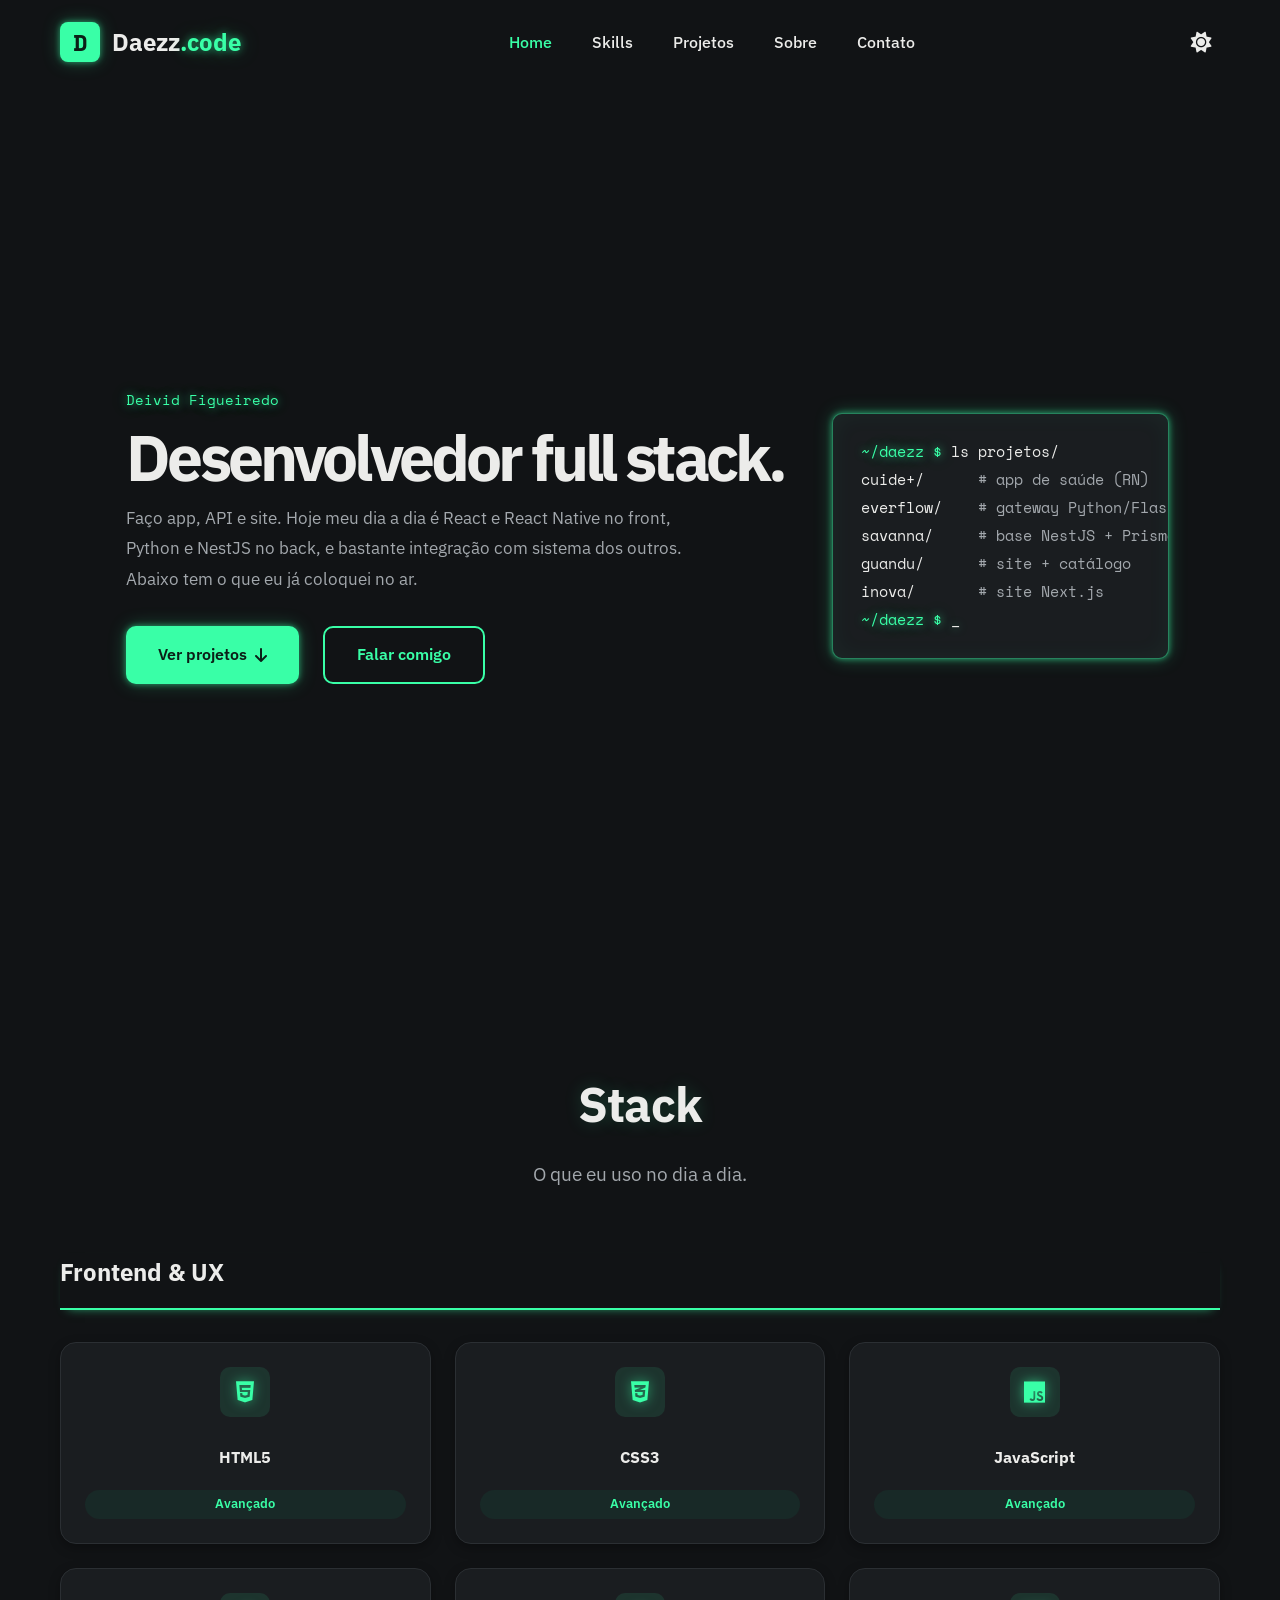
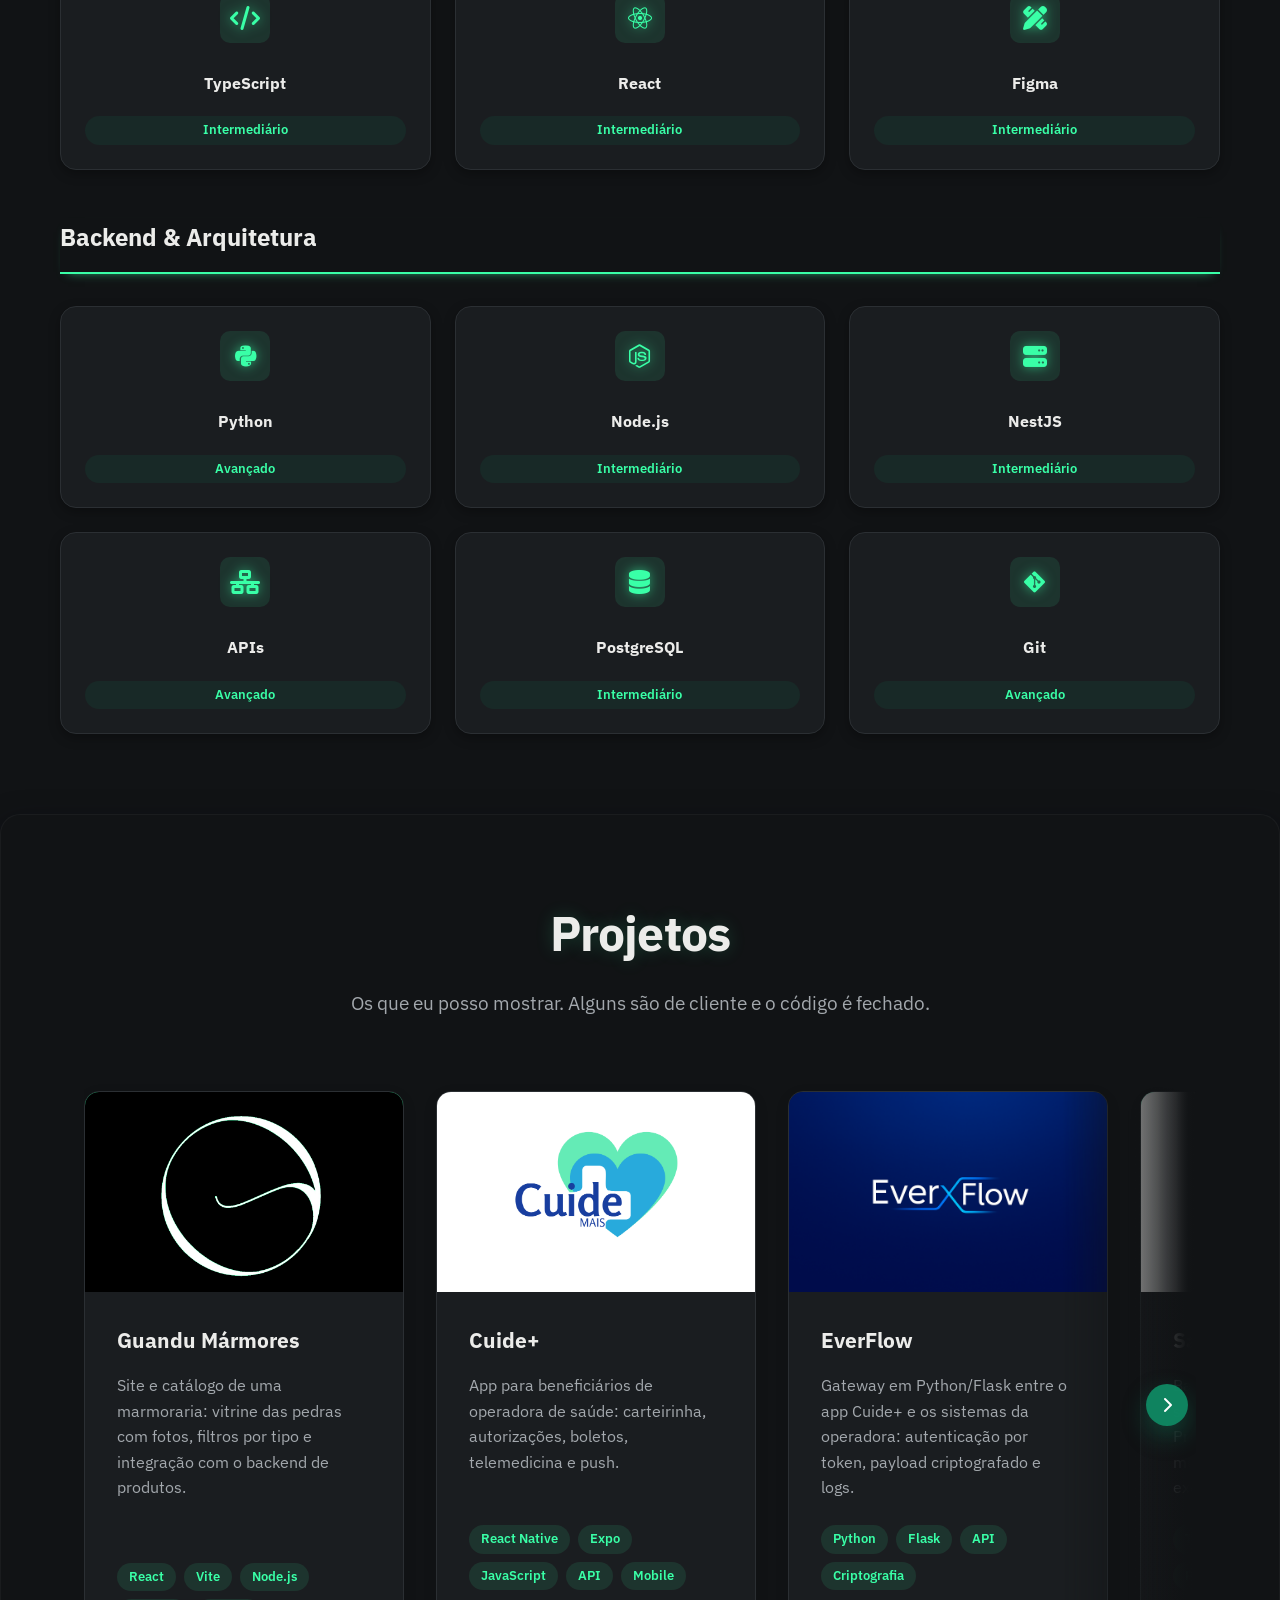
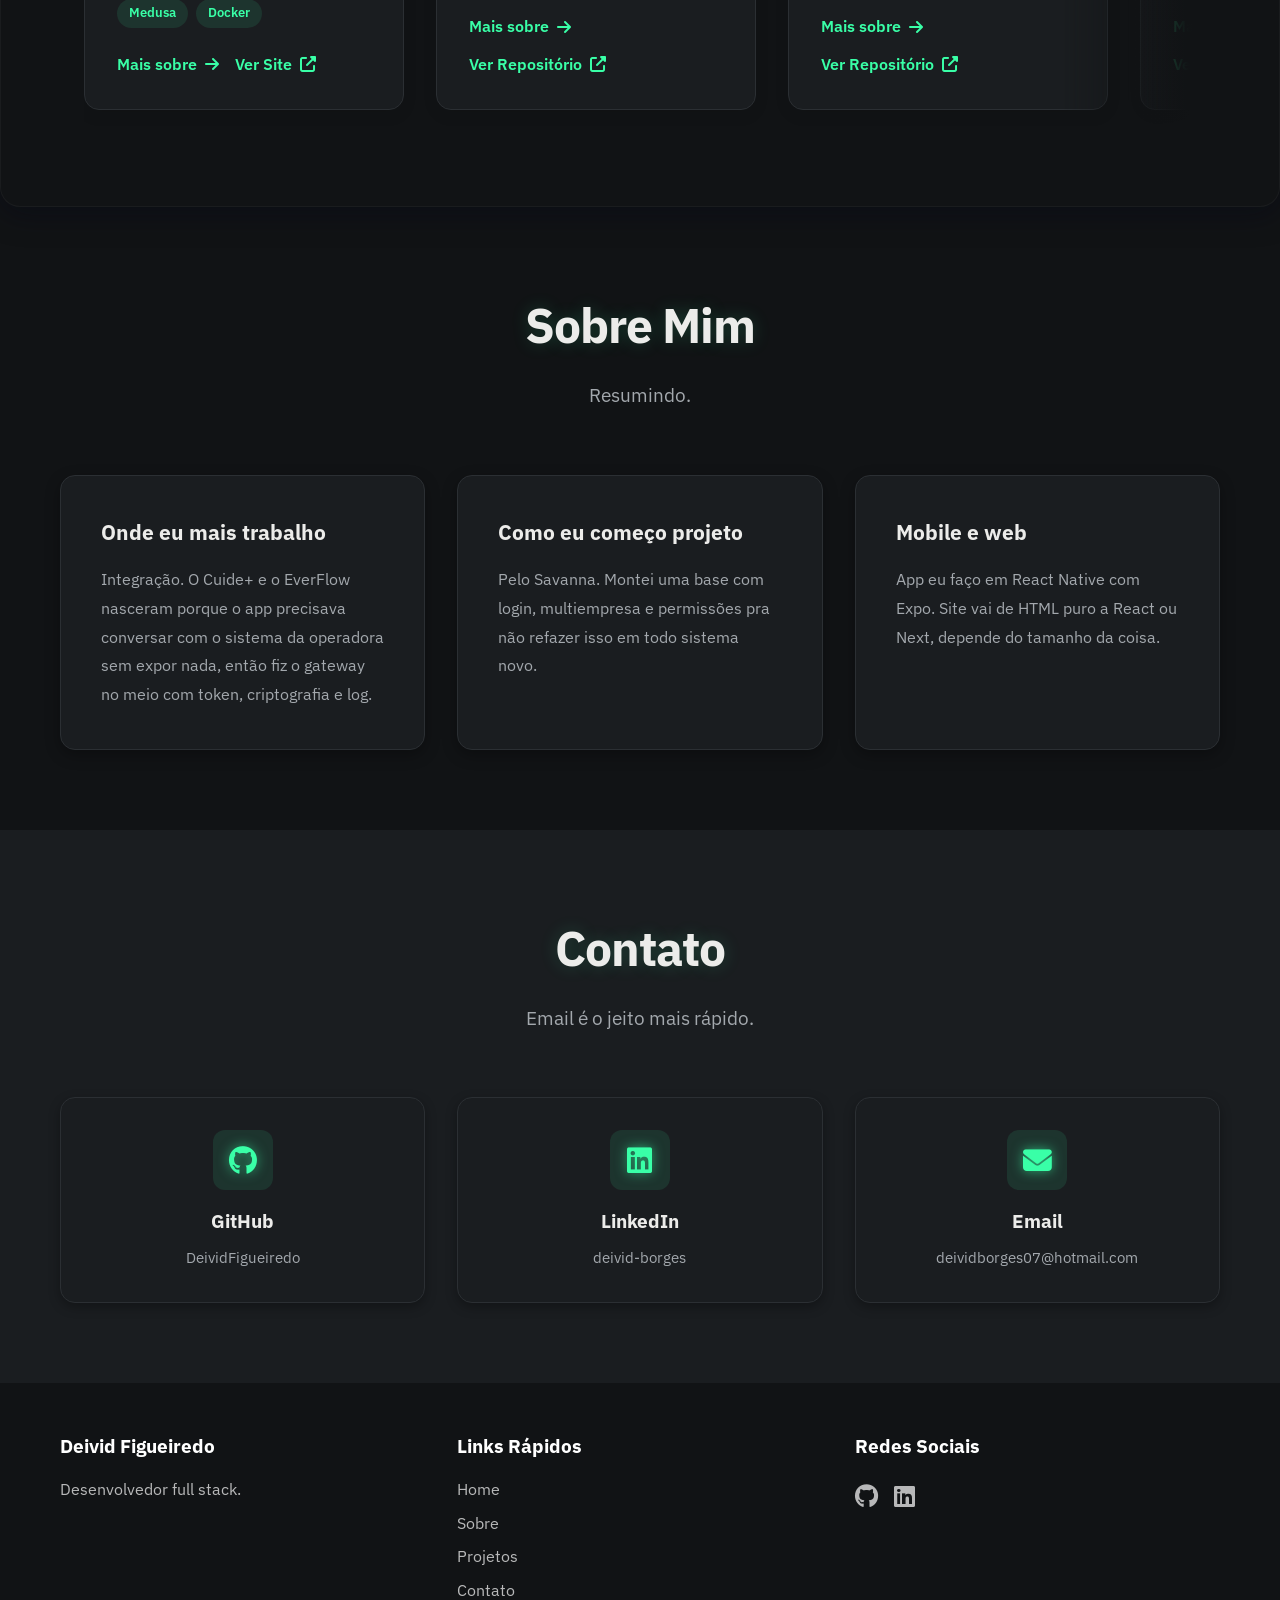
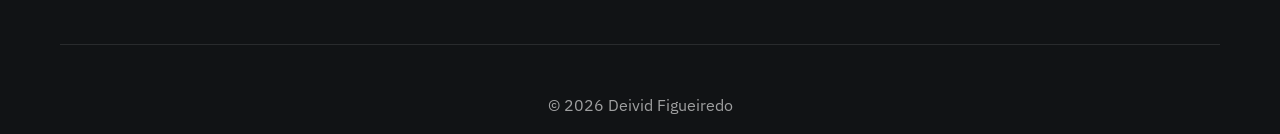
<file: index.html>
<!DOCTYPE html>
<html lang="pt-BR">
<head>
    <meta charset="UTF-8">
    <meta name="viewport" content="width=device-width, initial-scale=1.0">
    <title>Deivid Figueiredo · dev full stack</title>
    <!-- Favicon: inline SVG (fallback para favicon.ico) -->
    <link rel="icon" href='data:image/svg+xml;utf8,<svg xmlns="http://www.w3.org/2000/svg" viewBox="0 0 100 100"><rect fill="%2322d3a6" width="100" height="100"/><text x="50" y="58" font-size="56" font-family="monospace" fill="white" text-anchor="middle">D</text></svg>'>
    <link rel="icon" href="favicon.ico" type="image/x-icon">
    <link rel="shortcut icon" href="favicon.ico" type="image/x-icon">
    <link rel="stylesheet" href="style.css">
    <link rel="stylesheet" href="https://cdnjs.cloudflare.com/ajax/libs/font-awesome/6.4.0/css/all.min.css">
    <link href="https://fonts.googleapis.com/css2?family=IBM+Plex+Sans:wght@400;500;600;700&family=Space+Mono:wght@400;700&display=swap" rel="stylesheet">
</head>
<body>

    <!-- Navegação -->
    <nav class="navbar">
        <div class="container">
            <div class="logo">
                <span class="logo-icon">D</span>
                <span class="logo-text">Daezz<span class="logo-accent">.code</span></span>
            </div>
            <div class="nav-center">
                <div class="nav-toggle" id="navToggle">
                    <span></span>
                    <span></span>
                    <span></span>
                </div>
                <ul class="nav-links" id="navLinks">
                    <li><a href="#home" data-nav>Home</a></li>
                    <li><a href="#skills" data-nav>Skills</a></li>
                    <li><a href="#projetos" data-nav>Projetos</a></li>
                    <li><a href="#sobre" data-nav>Sobre</a></li>                    
                    <li><a href="#contato" data-nav>Contato</a></li>
                    
                </ul>
            </div>
            <button class="theme-toggle" id="themeToggle" aria-label="Alternar modo escuro">
                <i class="fas fa-moon"></i>
            </button>
        </div>
    </nav>

    <!-- Hero Section -->
    <section id="home" class="hero">
        <div class="container">
            <div class="hero-content">
                <div class="hero-text">
                    <p class="hero-kicker">Deivid Figueiredo</p>
                    <h1 class="hero-title">Desenvolvedor full stack.</h1>
                    <p class="hero-description">
                        Faço app, API e site. Hoje meu dia a dia é React e React Native no front, Python e NestJS no back, e bastante integração com sistema dos outros. Abaixo tem o que eu já coloquei no ar.
                    </p>
                    <div class="hero-buttons">
                        <a href="#projetos" class="btn btn-primary">
                            <span>Ver projetos</span>
                            <i class="fas fa-arrow-down"></i>
                        </a>
                        <a href="#contato" class="btn btn-secondary">
                            <span>Falar comigo</span>
                        </a>
                    </div>
                </div>
                <div class="hero-image" aria-hidden="true">
                    <pre class="hero-terminal"><span class="t-prompt">~/daezz $</span> ls projetos/
cuide+/      <span class="t-dim"># app de saúde (RN)</span>
everflow/    <span class="t-dim"># gateway Python/Flask</span>
savanna/     <span class="t-dim"># base NestJS + Prisma</span>
guandu/      <span class="t-dim"># site + catálogo</span>
inova/       <span class="t-dim"># site Next.js</span>
<span class="t-prompt">~/daezz $</span> <span class="t-cursor">_</span></pre>
                </div>
            </div>
        </div>
    </section>

    <!-- Skills -->
    <section id="skills" class="skills">
        <div class="container">
            <div class="section-header">
                <h2 class="section-title">Stack</h2>
                <p class="section-subtitle">O que eu uso no dia a dia.</p>
            </div>
            <div id="skillsContent" class="skills-wrapper"></div>
        </div>
    </section>

    <!-- Projetos -->
    <section id="projetos" class="projetos">
        <div class="container">
            <div class="section-header">
                <h2 class="section-title">Projetos</h2>
                <p class="section-subtitle">Os que eu posso mostrar. Alguns são de cliente e o código é fechado.</p>
            </div>
            <div class="projects-carousel">
                <div id="projectsContent" class="projetos-grid"></div>
                <button type="button" class="projects-carousel-hint projects-carousel-back" id="projectsCarouselBack" aria-label="Voltar projetos" hidden>
                    <i class="fas fa-chevron-left"></i>
                </button>
                <button type="button" class="projects-carousel-hint" id="projectsCarouselHint" aria-label="Ver mais projetos" hidden>
                    <i class="fas fa-chevron-right"></i>
                </button>
            </div>
        </div>
    </section>

    <!-- Sobre -->
    <section id="sobre" class="sobre">
        <div class="container">
            <div class="section-header">
                <h2 class="section-title">Sobre Mim</h2>
                <p class="section-subtitle">Resumindo.</p>
            </div>
            <div class="sobre-content">
                <div class="sobre-card">
                    <h3>Onde eu mais trabalho</h3>
                    <p>Integração. O Cuide+ e o EverFlow nasceram porque o app precisava conversar com o sistema da operadora sem expor nada, então fiz o gateway no meio com token, criptografia e log.</p>
                </div>
                <div class="sobre-card">
                    <h3>Como eu começo projeto</h3>
                    <p>Pelo Savanna. Montei uma base com login, multiempresa e permissões pra não refazer isso em todo sistema novo.</p>
                </div>
                <div class="sobre-card">
                    <h3>Mobile e web</h3>
                    <p>App eu faço em React Native com Expo. Site vai de HTML puro a React ou Next, depende do tamanho da coisa.</p>
                </div>
            </div>
        </div>
    </section>


    <!-- Contato -->
    <section id="contato" class="contato">
        <div class="container">
            <div class="section-header">
                <h2 class="section-title">Contato</h2>
                <p class="section-subtitle">Email é o jeito mais rápido.</p>
            </div>
            <div class="contato-wrapper">
                <div class="contato-cards">
                    <a href="https://github.com/DeividFigueiredo" target="_blank" class="contato-card">
                        <div class="contato-icon">
                            <i class="fab fa-github"></i>
                        </div>
                        <h3>GitHub</h3>
                        <p>DeividFigueiredo</p>
                    </a>
                    <a href="https://linkedin.com/in/deivid-borges-52181b405/" target="_blank" class="contato-card">
                        <div class="contato-icon">
                            <i class="fab fa-linkedin"></i>
                        </div>
                        <h3>LinkedIn</h3>
                        <p>deivid-borges</p>
                    </a>
                    <a href="mailto:deividborges07@hotmail.com" class="contato-card">
                        <div class="contato-icon">
                            <i class="fas fa-envelope"></i>
                        </div>
                        <h3>Email</h3>
                        <p>deividborges07@hotmail.com</p>
                    </a>
                </div>
            </div>
        </div>
    </section>

    <!-- Footer -->
    <footer class="footer">
        <div class="container">
            <div class="footer-content">
                <div class="footer-section">
                    <h3>Deivid Figueiredo</h3>
                    <p>Desenvolvedor full stack.</p>
                </div>
                <div class="footer-section">
                    <h3>Links Rápidos</h3>
                    <ul>
                        <li><a href="#home">Home</a></li>
                        <li><a href="#sobre">Sobre</a></li>
                        <li><a href="#projetos">Projetos</a></li>
                        <li><a href="#contato">Contato</a></li>
                       
                    </ul>
                </div>
                <div class="footer-section">
                    <h3>Redes Sociais</h3>
                    <div class="social-links">
                        <a href="https://github.com/DeividFigueiredo" target="_blank">
                            <i class="fab fa-github"></i>
                        </a>
                        <a href="https://linkedin.com/in/deivid-borges-52181b405/" target="_blank">
                            <i class="fab fa-linkedin"></i>
                        </a>
                    </div>
                </div>
            </div>
            <div class="footer-bottom">
                <p>&copy; 2026 Deivid Figueiredo</p>
            </div>
        </div>
    </footer>

    <script src="script.js"></script>
</body>
</html>
</file>
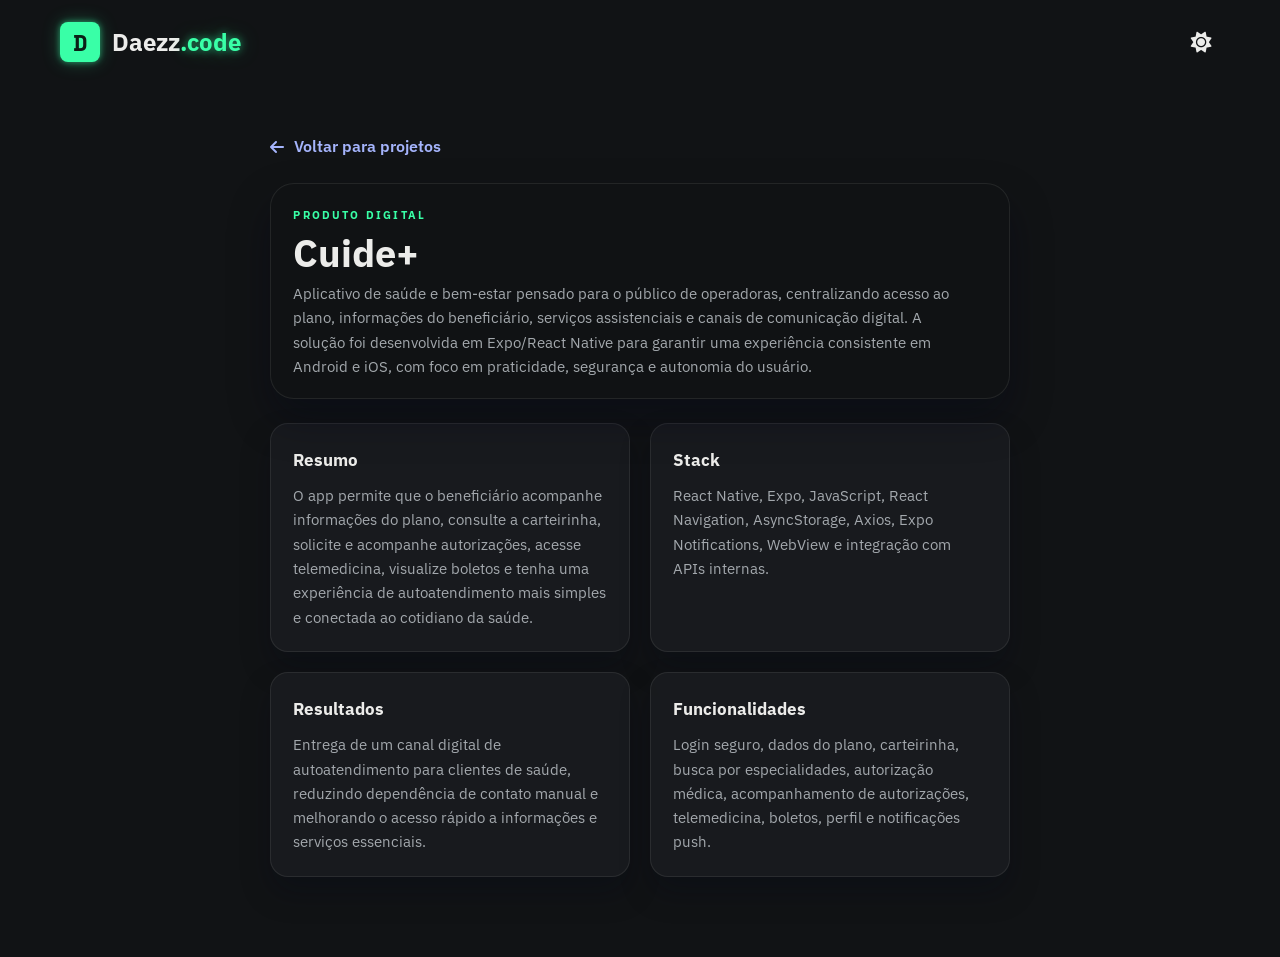
<file: cuidemais.html>
<!DOCTYPE html>
<html lang="pt-BR">
<head>
    <meta charset="UTF-8">
    <meta name="viewport" content="width=device-width, initial-scale=1.0">
    <title>Cuide+ | Deivid Figueiredo</title>
    <link rel="icon" href='data:image/svg+xml;utf8,<svg xmlns="http://www.w3.org/2000/svg" viewBox="0 0 100 100"><rect fill="%2322d3a6" width="100" height="100"/><text x="50" y="58" font-size="56" font-family="monospace" fill="white" text-anchor="middle">D</text></svg>'>
    <link rel="stylesheet" href="style.css">
    <link rel="stylesheet" href="https://cdnjs.cloudflare.com/ajax/libs/font-awesome/6.4.0/css/all.min.css">
    <link href="https://fonts.googleapis.com/css2?family=IBM+Plex+Sans:wght@400;500;600;700&family=Space+Mono:wght@400;700&display=swap" rel="stylesheet">
</head>
<body>

    <nav class="navbar">
        <div class="container">
            <a href="index.html" class="logo" style="text-decoration: none;">
                <span class="logo-icon">D</span>
                <span class="logo-text">Daezz<span class="logo-accent">.code</span></span>
            </a>
            <button class="theme-toggle" id="themeToggle" aria-label="Alternar modo escuro">
                <i class="fas fa-moon"></i>
            </button>
        </div>
    </nav>

    <main class="project-page">
        <div class="container">
            <a href="index.html#projetos" class="back-link"><i class="fas fa-arrow-left"></i> Voltar para projetos</a>
            <section class="project-hero">
                <div class="project-kicker">Produto Digital</div>
                <h1>Cuide+</h1>
                <p>Aplicativo de saúde e bem-estar pensado para o público de operadoras, centralizando acesso ao plano, informações do beneficiário, serviços assistenciais e canais de comunicação digital. A solução foi desenvolvida em Expo/React Native para garantir uma experiência consistente em Android e iOS, com foco em praticidade, segurança e autonomia do usuário.</p>
            </section>

            <div class="project-grid">
                <div class="project-card">
                    <h3>Resumo</h3>
                    <p>O app permite que o beneficiário acompanhe informações do plano, consulte a carteirinha, solicite e acompanhe autorizações, acesse telemedicina, visualize boletos e tenha uma experiência de autoatendimento mais simples e conectada ao cotidiano da saúde.</p>
                </div>
                <div class="project-card">
                    <h3>Stack</h3>
                    <p>React Native, Expo, JavaScript, React Navigation, AsyncStorage, Axios, Expo Notifications, WebView e integração com APIs internas.</p>
                </div>
                <div class="project-card">
                    <h3>Resultados</h3>
                    <p>Entrega de um canal digital de autoatendimento para clientes de saúde, reduzindo dependência de contato manual e melhorando o acesso rápido a informações e serviços essenciais.</p>
                </div>
                <div class="project-card">
                    <h3>Funcionalidades</h3>
                    <p>Login seguro, dados do plano, carteirinha, busca por especialidades, autorização médica, acompanhamento de autorizações, telemedicina, boletos, perfil e notificações push.</p>
                </div>
            </div>
        </div>
    </main>

    <script src="script.js"></script>
</body>
</html>
</file>
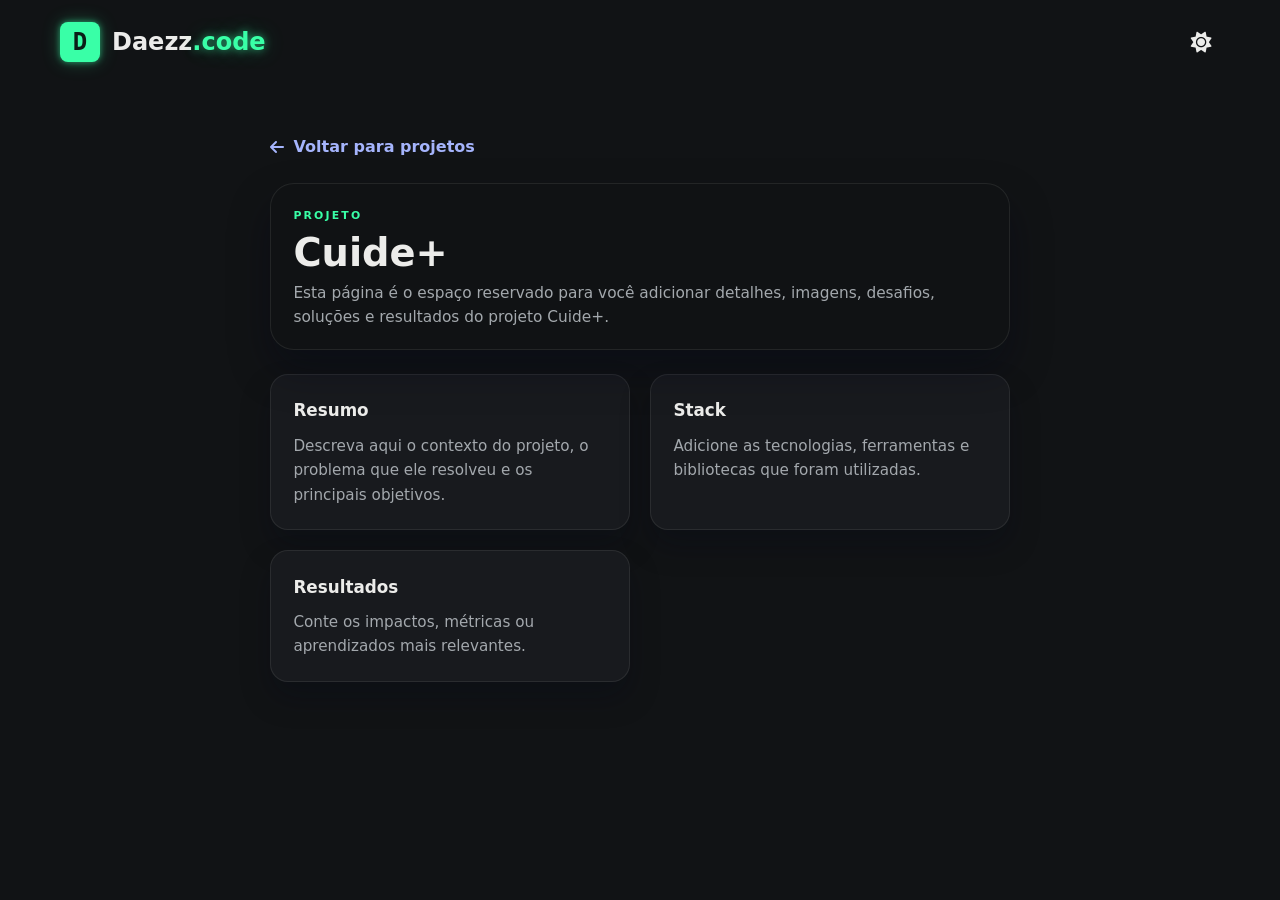
<file: cuideplus.html>
<!DOCTYPE html>
<html lang="pt-BR">
<head>
    <meta charset="UTF-8">
    <meta name="viewport" content="width=device-width, initial-scale=1.0">
    <title>Cuide+ | Deivid Figueiredo</title>
    <link rel="icon" href='data:image/svg+xml;utf8,<svg xmlns="http://www.w3.org/2000/svg" viewBox="0 0 100 100"><rect fill="%23007acc" width="100" height="100"/><text x="50" y="58" font-size="56" font-family="Poppins,Arial" fill="white" text-anchor="middle">D</text></svg>'>
    <link rel="stylesheet" href="style.css">
    <link rel="stylesheet" href="https://cdnjs.cloudflare.com/ajax/libs/font-awesome/6.4.0/css/all.min.css">
    <link href="https://fonts.googleapis.com/css2?family=Poppins:wght@300;400;600;700;800&display=swap" rel="stylesheet">
</head>
<body>
    <div class="background-animation">
        <div class="blob blob-1"></div>
        <div class="blob blob-2"></div>
        <div class="blob blob-3"></div>
    </div>

    <nav class="navbar">
        <div class="container">
            <a href="index.html" class="logo" style="text-decoration: none;">
                <span class="logo-icon">D</span>
                <span class="logo-text">Daezz<span class="logo-accent">.code</span></span>
            </a>
            <button class="theme-toggle" id="themeToggle" aria-label="Alternar modo escuro">
                <i class="fas fa-moon"></i>
            </button>
        </div>
    </nav>

    <main class="project-page">
        <div class="container">
            <a href="index.html#projetos" class="back-link"><i class="fas fa-arrow-left"></i> Voltar para projetos</a>
            <section class="project-hero">
                <div class="project-kicker">Projeto</div>
                <h1>Cuide+</h1>
                <p>Esta página é o espaço reservado para você adicionar detalhes, imagens, desafios, soluções e resultados do projeto Cuide+.</p>
            </section>

            <div class="project-grid">
                <div class="project-card">
                    <h3>Resumo</h3>
                    <p>Descreva aqui o contexto do projeto, o problema que ele resolveu e os principais objetivos.</p>
                </div>
                <div class="project-card">
                    <h3>Stack</h3>
                    <p>Adicione as tecnologias, ferramentas e bibliotecas que foram utilizadas.</p>
                </div>
                <div class="project-card">
                    <h3>Resultados</h3>
                    <p>Conte os impactos, métricas ou aprendizados mais relevantes.</p>
                </div>
            </div>
        </div>
    </main>

    <script src="script.js"></script>
</body>
</html>
</file>
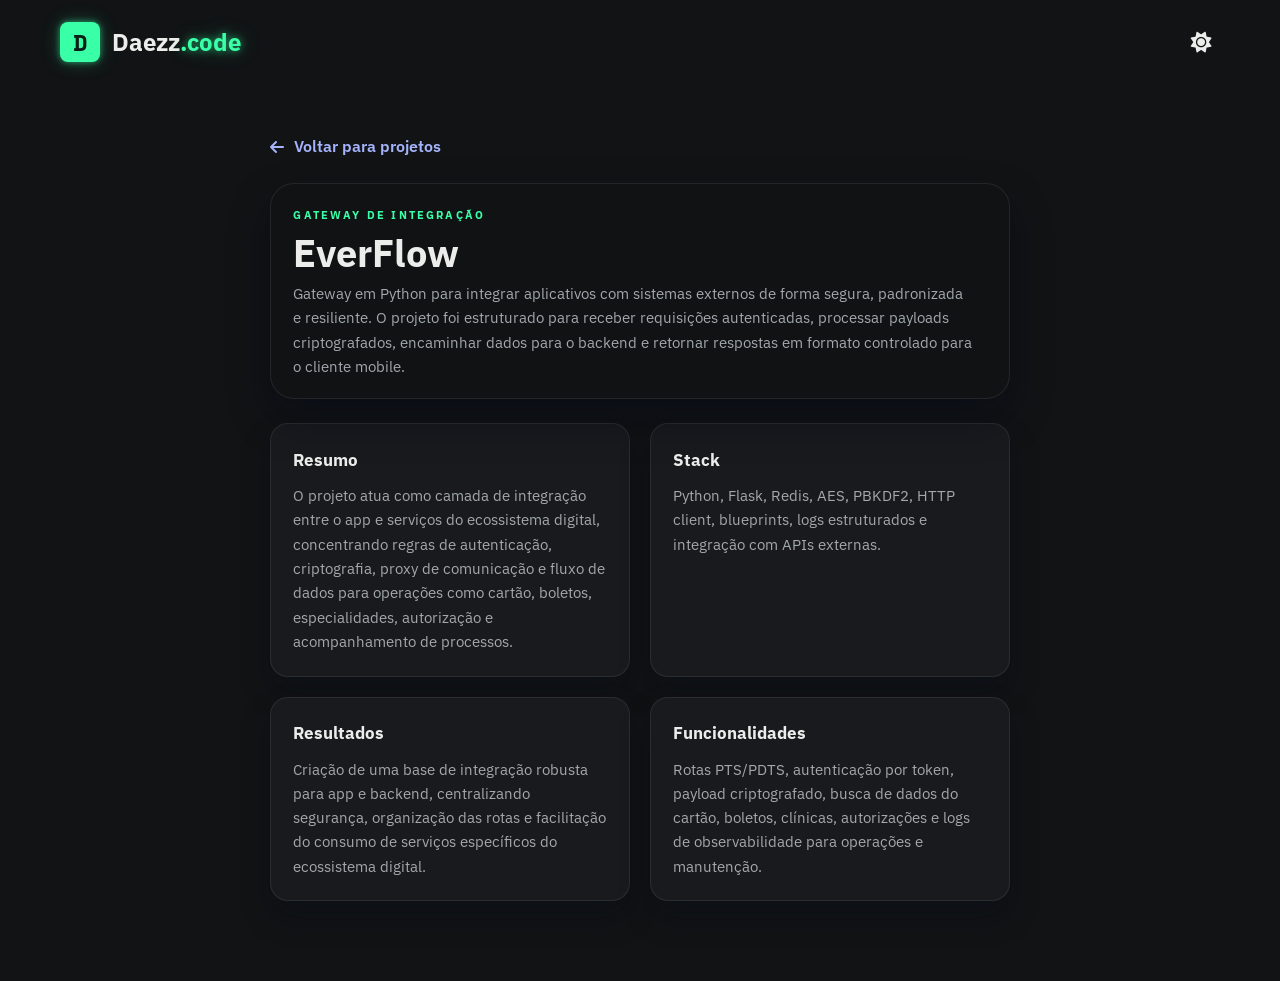
<file: everflow.html>
<!DOCTYPE html>
<html lang="pt-BR">
<head>
    <meta charset="UTF-8">
    <meta name="viewport" content="width=device-width, initial-scale=1.0">
    <title>EverFlow | Deivid Figueiredo</title>
    <link rel="icon" href='data:image/svg+xml;utf8,<svg xmlns="http://www.w3.org/2000/svg" viewBox="0 0 100 100"><rect fill="%2322d3a6" width="100" height="100"/><text x="50" y="58" font-size="56" font-family="monospace" fill="white" text-anchor="middle">D</text></svg>'>
    <link rel="stylesheet" href="style.css">
    <link rel="stylesheet" href="https://cdnjs.cloudflare.com/ajax/libs/font-awesome/6.4.0/css/all.min.css">
    <link href="https://fonts.googleapis.com/css2?family=IBM+Plex+Sans:wght@400;500;600;700&family=Space+Mono:wght@400;700&display=swap" rel="stylesheet">
</head>
<body>

    <nav class="navbar">
        <div class="container">
            <a href="index.html" class="logo" style="text-decoration: none;">
                <span class="logo-icon">D</span>
                <span class="logo-text">Daezz<span class="logo-accent">.code</span></span>
            </a>
            <button class="theme-toggle" id="themeToggle" aria-label="Alternar modo escuro">
                <i class="fas fa-moon"></i>
            </button>
        </div>
    </nav>

    <main class="project-page">
        <div class="container">
            <a href="index.html#projetos" class="back-link"><i class="fas fa-arrow-left"></i> Voltar para projetos</a>
            <section class="project-hero">
                <div class="project-kicker">Gateway de Integração</div>
                <h1>EverFlow</h1>
                <p>Gateway em Python para integrar aplicativos com sistemas externos de forma segura, padronizada e resiliente. O projeto foi estruturado para receber requisições autenticadas, processar payloads criptografados, encaminhar dados para o backend e retornar respostas em formato controlado para o cliente mobile.</p>
            </section>

            <div class="project-grid">
                <div class="project-card">
                    <h3>Resumo</h3>
                    <p>O projeto atua como camada de integração entre o app e serviços do ecossistema digital, concentrando regras de autenticação, criptografia, proxy de comunicação e fluxo de dados para operações como cartão, boletos, especialidades, autorização e acompanhamento de processos.</p>
                </div>
                <div class="project-card">
                    <h3>Stack</h3>
                    <p>Python, Flask, Redis, AES, PBKDF2, HTTP client, blueprints, logs estruturados e integração com APIs externas.</p>
                </div>
                <div class="project-card">
                    <h3>Resultados</h3>
                    <p>Criação de uma base de integração robusta para app e backend, centralizando segurança, organização das rotas e facilitação do consumo de serviços específicos do ecossistema digital.</p>
                </div>
                <div class="project-card">
                    <h3>Funcionalidades</h3>
                    <p>Rotas PTS/PDTS, autenticação por token, payload criptografado, busca de dados do cartão, boletos, clínicas, autorizações e logs de observabilidade para operações e manutenção.</p>
                </div>
            </div>
        </div>
    </main>

    <script src="script.js"></script>
</body>
</html>
</file>
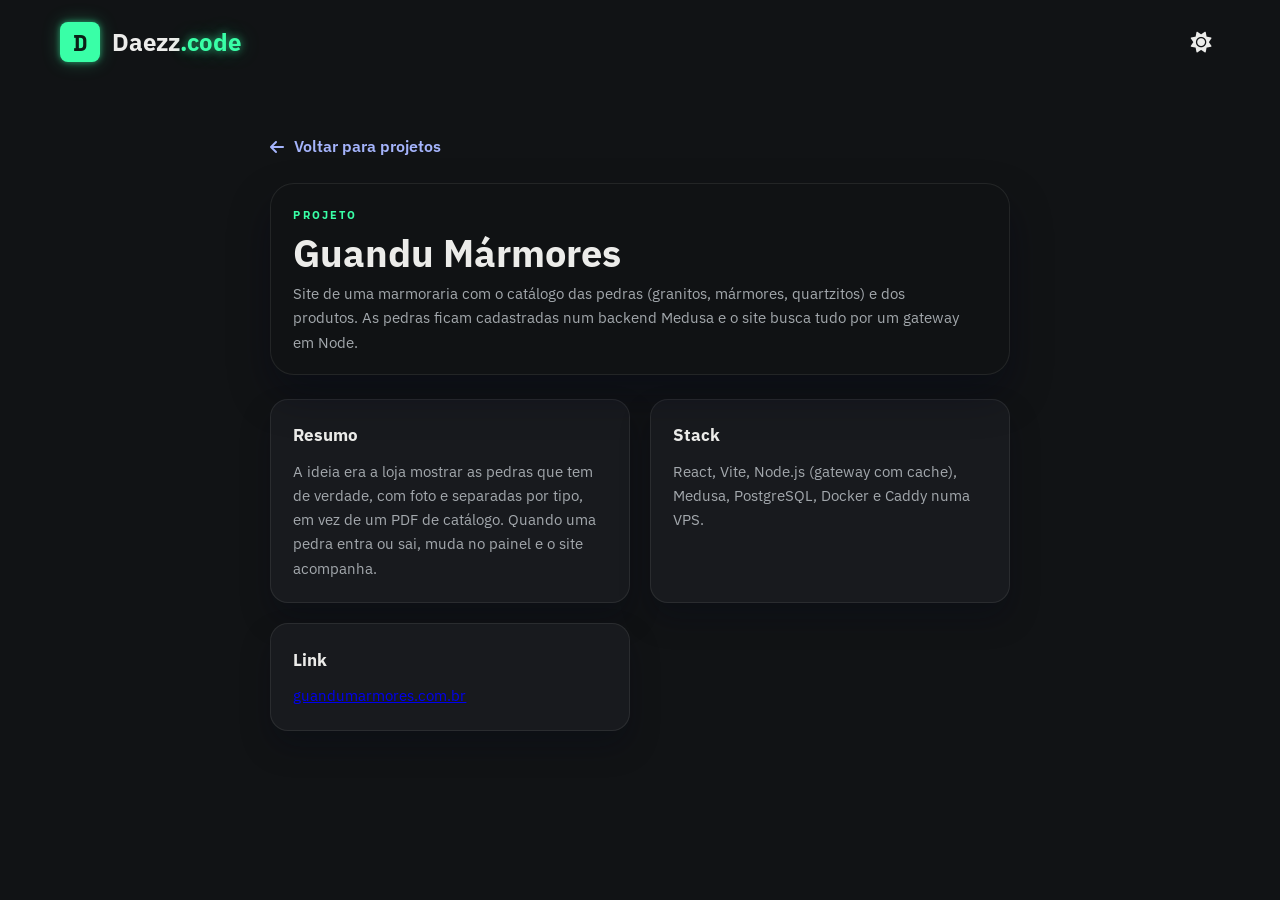
<file: guandu-marmores.html>
<!DOCTYPE html>
<html lang="pt-BR">
<head>
    <meta charset="UTF-8">
    <meta name="viewport" content="width=device-width, initial-scale=1.0">
    <title>Guandu Marmores | Deivid Figueiredo</title>
    <link rel="icon" href='data:image/svg+xml;utf8,<svg xmlns="http://www.w3.org/2000/svg" viewBox="0 0 100 100"><rect fill="%2322d3a6" width="100" height="100"/><text x="50" y="58" font-size="56" font-family="monospace" fill="white" text-anchor="middle">D</text></svg>'>
    <link rel="stylesheet" href="style.css">
    <link rel="stylesheet" href="https://cdnjs.cloudflare.com/ajax/libs/font-awesome/6.4.0/css/all.min.css">
    <link href="https://fonts.googleapis.com/css2?family=IBM+Plex+Sans:wght@400;500;600;700&family=Space+Mono:wght@400;700&display=swap" rel="stylesheet">
</head>
<body>

    <nav class="navbar">
        <div class="container">
            <a href="index.html" class="logo" style="text-decoration: none;">
                <span class="logo-icon">D</span>
                <span class="logo-text">Daezz<span class="logo-accent">.code</span></span>
            </a>
            <button class="theme-toggle" id="themeToggle" aria-label="Alternar modo escuro">
                <i class="fas fa-moon"></i>
            </button>
        </div>
    </nav>

    <main class="project-page">
        <div class="container">
            <a href="index.html#projetos" class="back-link"><i class="fas fa-arrow-left"></i> Voltar para projetos</a>
            <section class="project-hero">
                <div class="project-kicker">Projeto</div>
                <h1>Guandu Mármores</h1>
                <p>Site de uma marmoraria com o catálogo das pedras (granitos, mármores, quartzitos) e dos produtos. As pedras ficam cadastradas num backend Medusa e o site busca tudo por um gateway em Node.</p>
            </section>

            <div class="project-grid">
                <div class="project-card">
                    <h3>Resumo</h3>
                    <p>A ideia era a loja mostrar as pedras que tem de verdade, com foto e separadas por tipo, em vez de um PDF de catálogo. Quando uma pedra entra ou sai, muda no painel e o site acompanha.</p>
                </div>
                <div class="project-card">
                    <h3>Stack</h3>
                    <p>React, Vite, Node.js (gateway com cache), Medusa, PostgreSQL, Docker e Caddy numa VPS.</p>
                </div>
                <div class="project-card">
                    <h3>Link</h3>
                    <p><a href="https://guandumarmores.com.br" target="_blank" rel="noopener noreferrer">guandumarmores.com.br</a></p>
                </div>
            </div>
        </div>
    </main>

    <script src="script.js"></script>
</body>
</html>
</file>
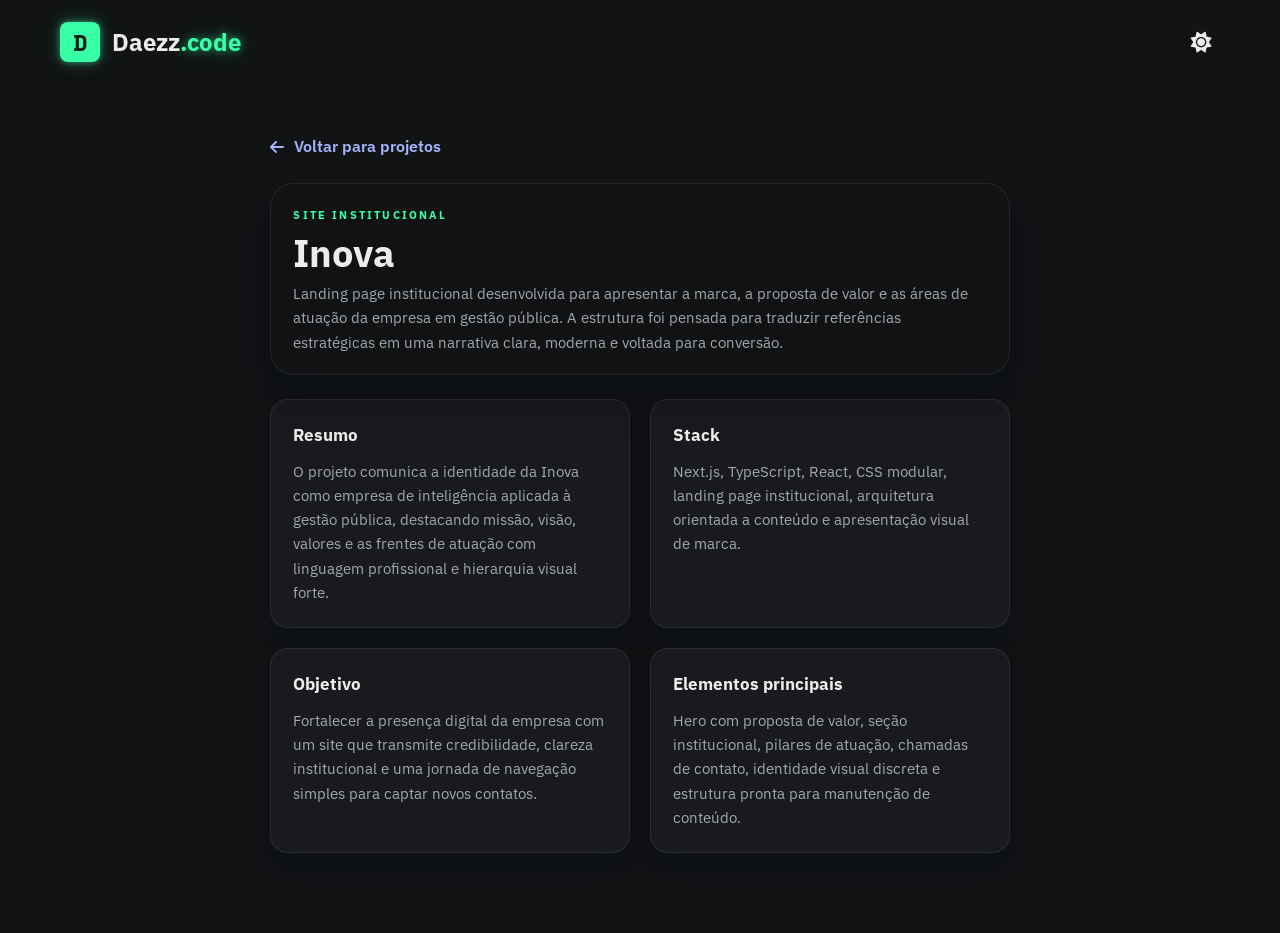
<file: inova.html>
<!DOCTYPE html>
<html lang="pt-BR">
<head>
    <meta charset="UTF-8">
    <meta name="viewport" content="width=device-width, initial-scale=1.0">
    <title>Inova | Deivid Figueiredo</title>
    <link rel="icon" href='data:image/svg+xml;utf8,<svg xmlns="http://www.w3.org/2000/svg" viewBox="0 0 100 100"><rect fill="%2322d3a6" width="100" height="100"/><text x="50" y="58" font-size="56" font-family="monospace" fill="white" text-anchor="middle">D</text></svg>'>
    <link rel="stylesheet" href="style.css">
    <link rel="stylesheet" href="https://cdnjs.cloudflare.com/ajax/libs/font-awesome/6.4.0/css/all.min.css">
    <link href="https://fonts.googleapis.com/css2?family=IBM+Plex+Sans:wght@400;500;600;700&family=Space+Mono:wght@400;700&display=swap" rel="stylesheet">
</head>
<body>

    <nav class="navbar">
        <div class="container">
            <a href="index.html" class="logo" style="text-decoration: none;">
                <span class="logo-icon">D</span>
                <span class="logo-text">Daezz<span class="logo-accent">.code</span></span>
            </a>
            <button class="theme-toggle" id="themeToggle" aria-label="Alternar modo escuro">
                <i class="fas fa-moon"></i>
            </button>
        </div>
    </nav>

    <main class="project-page">
        <div class="container">
            <a href="index.html#projetos" class="back-link"><i class="fas fa-arrow-left"></i> Voltar para projetos</a>
            <section class="project-hero">
                <div class="project-kicker">Site Institucional</div>
                <h1>Inova</h1>
                <p>Landing page institucional desenvolvida para apresentar a marca, a proposta de valor e as áreas de atuação da empresa em gestão pública. A estrutura foi pensada para traduzir referências estratégicas em uma narrativa clara, moderna e voltada para conversão.</p>
            </section>

            <div class="project-grid">
                <div class="project-card">
                    <h3>Resumo</h3>
                    <p>O projeto comunica a identidade da Inova como empresa de inteligência aplicada à gestão pública, destacando missão, visão, valores e as frentes de atuação com linguagem profissional e hierarquia visual forte.</p>
                </div>
                <div class="project-card">
                    <h3>Stack</h3>
                    <p>Next.js, TypeScript, React, CSS modular, landing page institucional, arquitetura orientada a conteúdo e apresentação visual de marca.</p>
                </div>
                <div class="project-card">
                    <h3>Objetivo</h3>
                    <p>Fortalecer a presença digital da empresa com um site que transmite credibilidade, clareza institucional e uma jornada de navegação simples para captar novos contatos.</p>
                </div>
                <div class="project-card">
                    <h3>Elementos principais</h3>
                    <p>Hero com proposta de valor, seção institucional, pilares de atuação, chamadas de contato, identidade visual discreta e estrutura pronta para manutenção de conteúdo.</p>
                </div>
            </div>
        </div>
    </main>

    <script src="script.js"></script>
</body>
</html>
</file>
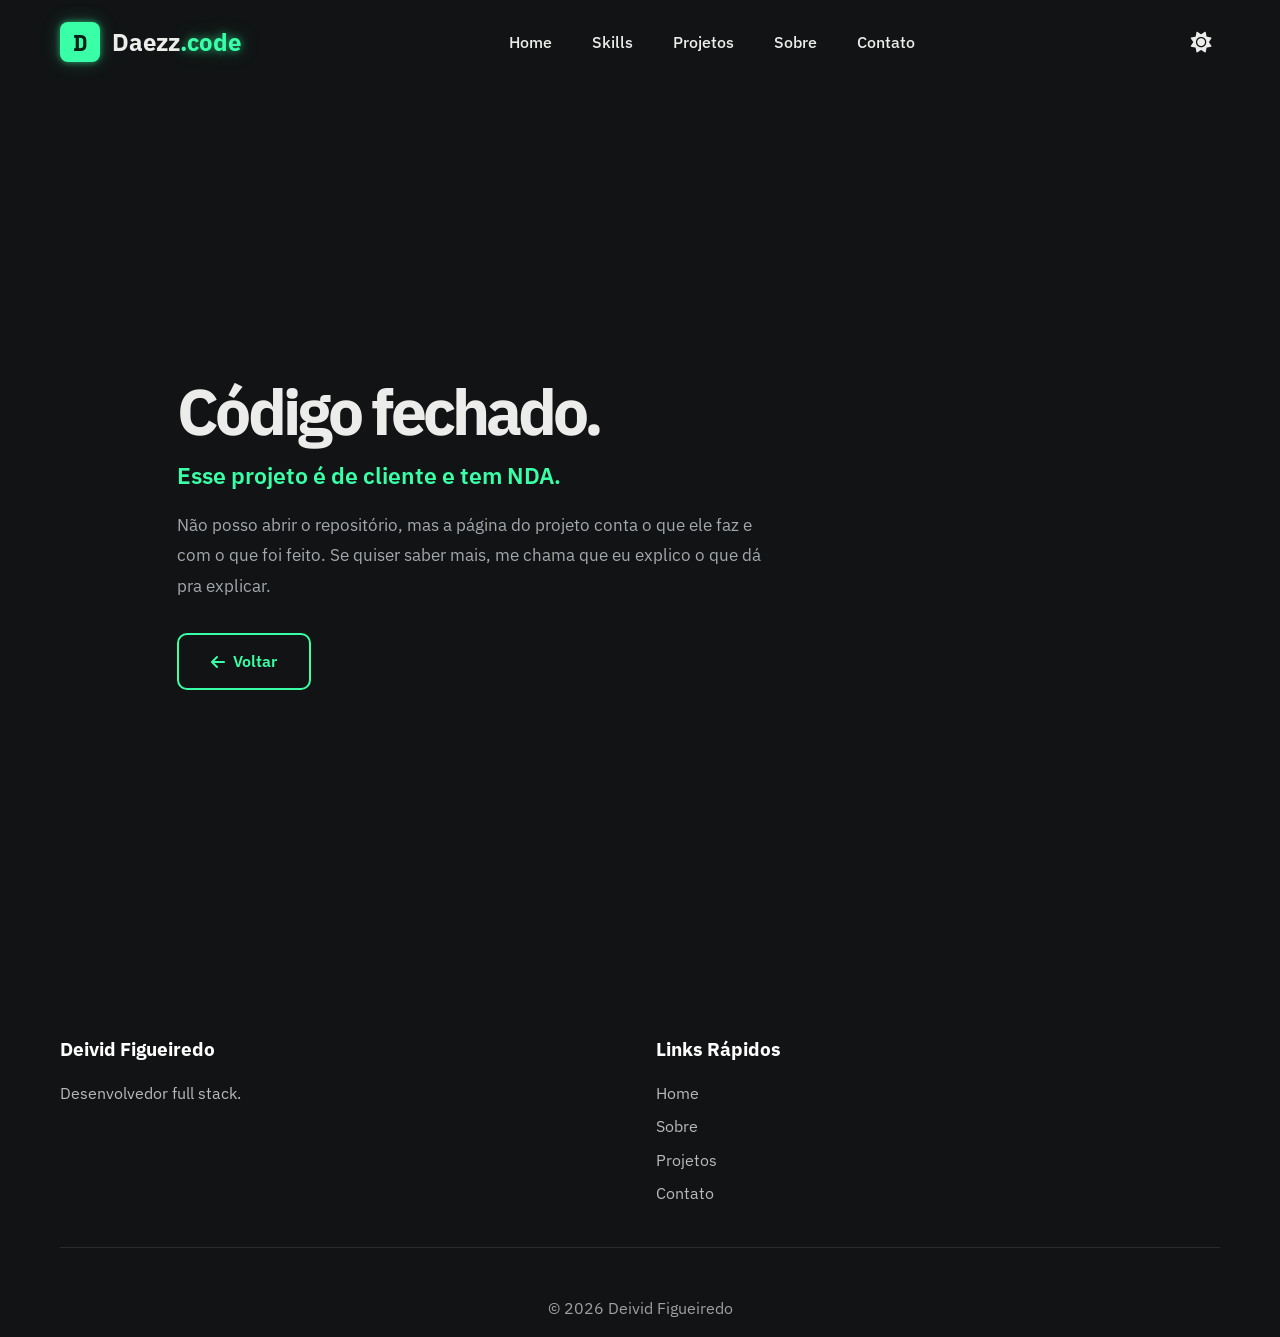
<file: nda.html>
<!DOCTYPE html>
<html lang="pt-BR">
<head>
    <meta charset="UTF-8">
    <meta name="viewport" content="width=device-width, initial-scale=1.0">
    <title>Projetos NDA | Deivid Figueiredo</title>
    <link rel="stylesheet" href="style.css">
    <link rel="stylesheet" href="https://cdnjs.cloudflare.com/ajax/libs/font-awesome/6.4.0/css/all.min.css">
    <link href="https://fonts.googleapis.com/css2?family=IBM+Plex+Sans:wght@400;500;600;700&family=Space+Mono:wght@400;700&display=swap" rel="stylesheet">
</head>
<body>
    <nav class="navbar">
        <div class="container">
            <div class="logo">
                <span class="logo-icon">D</span>
                <span class="logo-text">Daezz<span class="logo-accent">.code</span></span>
            </div>
            <div class="nav-center">
                <div class="nav-toggle" id="navToggle">
                    <span></span>
                    <span></span>
                    <span></span>
                </div>
                <ul class="nav-links" id="navLinks">
                    <li><a href="index.html">Home</a></li>
                    <li><a href="index.html#skills">Skills</a></li>
                    <li><a href="index.html#projetos">Projetos</a></li>
                    <li><a href="index.html#sobre">Sobre</a></li>
                    <li><a href="index.html#contato">Contato</a></li>
                    
                </ul>
            </div>
            <button class="theme-toggle" id="themeToggle" aria-label="Alternar modo escuro">
                <i class="fas fa-moon"></i>
            </button>
        </div>
    </nav>

    <section class="hero">
        <div class="container">
            <div class="hero-content">
                <div class="hero-text">
                    <h1 class="hero-title">Código fechado.</h1>
                    <p class="hero-subtitle">Esse projeto é de cliente e tem NDA.</p>
                    <p class="hero-description">
                        Não posso abrir o repositório, mas a página do projeto conta o que ele faz e com o que foi feito. Se quiser saber mais, me chama que eu explico o que dá pra explicar.
                    </p>
                    <div class="hero-buttons">
                        <a href="index.html#projetos" class="btn btn-secondary">
                            <i class="fas fa-arrow-left"></i>
                            <span>Voltar</span>
                            
                        </a>
                    </div>
                </div>
            </div>
        </div>
    </section>

    

    <footer class="footer">
        <div class="container">
            <div class="footer-content">
                <div class="footer-section">
                    <h3>Deivid Figueiredo</h3>
                    <p>Desenvolvedor full stack.</p>
                </div>
                <div class="footer-section">
                    <h3>Links Rápidos</h3>
                    <ul>
                        <li><a href="index.html">Home</a></li>
                        <li><a href="index.html#sobre">Sobre</a></li>
                        <li><a href="index.html#projetos">Projetos</a></li>
                        <li><a href="index.html#contato">Contato</a></li>
                    </ul>
                </div>
            </div>
            <div class="footer-bottom">
                <p>&copy; 2026 Deivid Figueiredo</p>
            </div>
        </div>
    </footer>

    <script src="script.js"></script>
</body>
</html>
</file>
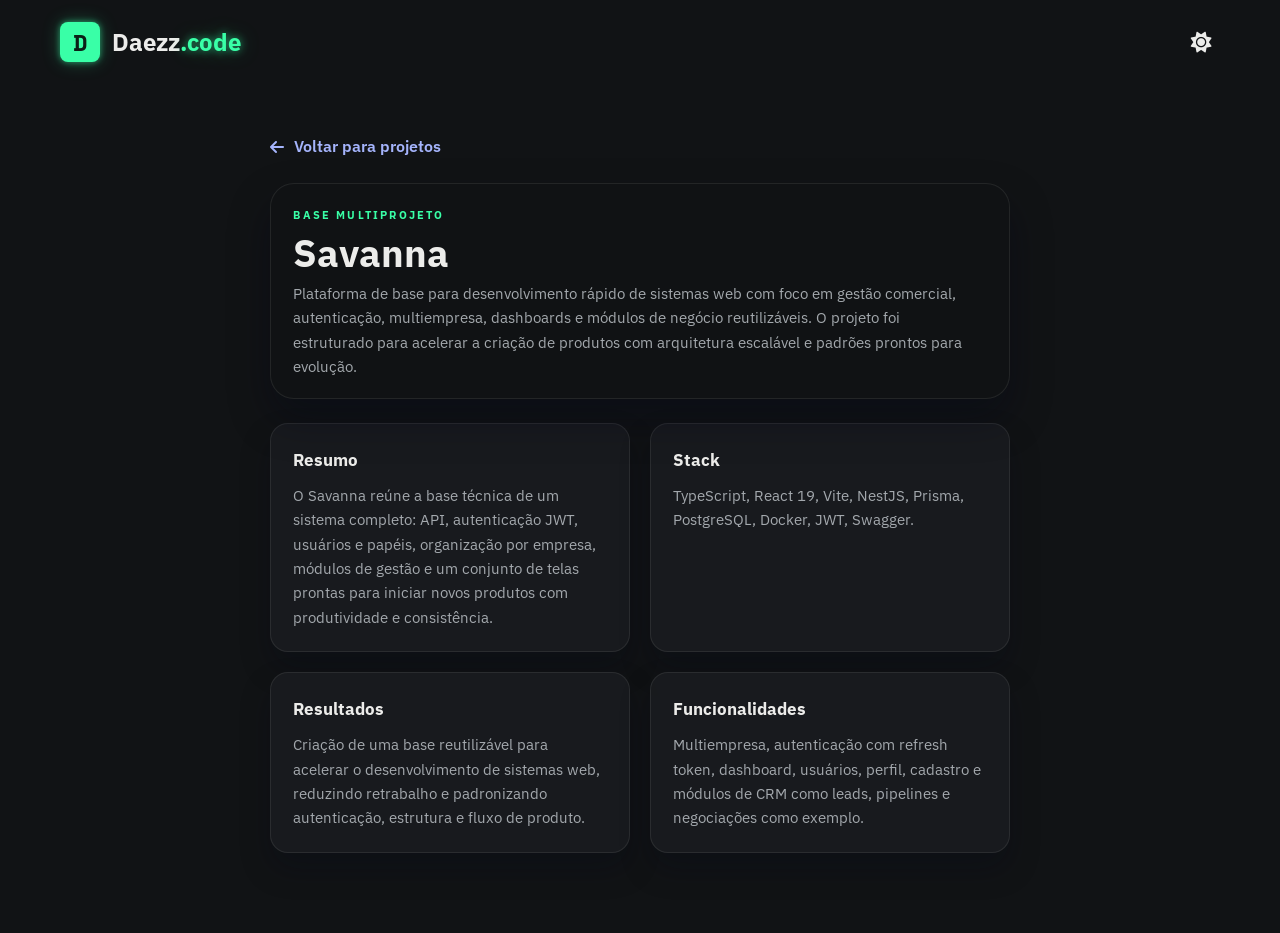
<file: savanna.html>
<!DOCTYPE html>
<html lang="pt-BR">
<head>
    <meta charset="UTF-8">
    <meta name="viewport" content="width=device-width, initial-scale=1.0">
    <title>Savanna | Deivid Figueiredo</title>
    <link rel="icon" href='data:image/svg+xml;utf8,<svg xmlns="http://www.w3.org/2000/svg" viewBox="0 0 100 100"><rect fill="%2322d3a6" width="100" height="100"/><text x="50" y="58" font-size="56" font-family="monospace" fill="white" text-anchor="middle">D</text></svg>'>
    <link rel="stylesheet" href="style.css">
    <link rel="stylesheet" href="https://cdnjs.cloudflare.com/ajax/libs/font-awesome/6.4.0/css/all.min.css">
    <link href="https://fonts.googleapis.com/css2?family=IBM+Plex+Sans:wght@400;500;600;700&family=Space+Mono:wght@400;700&display=swap" rel="stylesheet">
</head>
<body>

    <nav class="navbar">
        <div class="container">
            <a href="index.html" class="logo" style="text-decoration: none;">
                <span class="logo-icon">D</span>
                <span class="logo-text">Daezz<span class="logo-accent">.code</span></span>
            </a>
            <button class="theme-toggle" id="themeToggle" aria-label="Alternar modo escuro">
                <i class="fas fa-moon"></i>
            </button>
        </div>
    </nav>

    <main class="project-page">
        <div class="container">
            <a href="index.html#projetos" class="back-link"><i class="fas fa-arrow-left"></i> Voltar para projetos</a>
            <section class="project-hero">
                <div class="project-kicker">Base Multiprojeto</div>
                <h1>Savanna</h1>
                <p>Plataforma de base para desenvolvimento rápido de sistemas web com foco em gestão comercial, autenticação, multiempresa, dashboards e módulos de negócio reutilizáveis. O projeto foi estruturado para acelerar a criação de produtos com arquitetura escalável e padrões prontos para evolução.</p>
            </section>

            <div class="project-grid">
                <div class="project-card">
                    <h3>Resumo</h3>
                    <p>O Savanna reúne a base técnica de um sistema completo: API, autenticação JWT, usuários e papéis, organização por empresa, módulos de gestão e um conjunto de telas prontas para iniciar novos produtos com produtividade e consistência.</p>
                </div>
                <div class="project-card">
                    <h3>Stack</h3>
                    <p>TypeScript, React 19, Vite, NestJS, Prisma, PostgreSQL, Docker, JWT, Swagger.</p>
                </div>
                <div class="project-card">
                    <h3>Resultados</h3>
                    <p>Criação de uma base reutilizável para acelerar o desenvolvimento de sistemas web, reduzindo retrabalho e padronizando autenticação, estrutura e fluxo de produto.</p>
                </div>
                <div class="project-card">
                    <h3>Funcionalidades</h3>
                    <p>Multiempresa, autenticação com refresh token, dashboard, usuários, perfil, cadastro e módulos de CRM como leads, pipelines e negociações como exemplo.</p>
                </div>
            </div>
        </div>
    </main>

    <script src="script.js"></script>
</body>
</html>
</file>
<file: style.css>
* {
    margin: 0;
    padding: 0;
    box-sizing: border-box;
}

:root {
    --primary: #0f8f68;
    --primary-dark: #0b7254;
    --on-primary: #ffffff;
    --dark: #111315;
    --dark-secondary: #1a1d20;
    --light: #f7f7f5;
    --text-primary: #1b1d1f;
    --text-secondary: #5c6166;
    --border: #e3e3df;
    --shadow: 0 12px 24px -8px rgba(0, 0, 0, 0.12);
    --shadow-lg: 0 18px 36px -12px rgba(0, 0, 0, 0.18);
    --transition: all 0.25s ease;
    --bg-primary: #fbfbf9;
    --bg-secondary: #f2f2ee;
    --card-bg: #ffffff;
    --accent-soft: rgba(15, 143, 104, 0.1);
}

body.dark-mode {
    --primary: #39ffa7;
    --primary-dark: #22e08c;
    --neon: 0 0 6px rgba(57, 255, 167, 0.55), 0 0 18px rgba(57, 255, 167, 0.25);
    --neon-text: 0 0 8px rgba(57, 255, 167, 0.6), 0 0 22px rgba(57, 255, 167, 0.3);
    --on-primary: #0b1f17;
    --bg-primary: #111315;
    --bg-secondary: #1a1d20;
    --card-bg: #1a1d20;
    --text-primary: #ececea;
    --text-secondary: #a3a8ad;
    --border: #2b2f33;
    --accent-soft: rgba(57, 255, 167, 0.1);
}

html {
    scroll-behavior: smooth;
}

body {
    font-family: 'IBM Plex Sans', system-ui, sans-serif;
    line-height: 1.6;
    color: var(--text-primary);
    background: var(--bg-primary);
    overflow-x: hidden;
    transition: var(--transition);
}

.container {
    max-width: 1200px;
    margin: 0 auto;
    padding: 0 20px;
}

/* Navbar */
.navbar {
    position: sticky;
    top: 0;
    z-index: 1000;
    background: transparent;
    backdrop-filter: none;
    /* hide the bottom line when at top; reveal on scroll via .scrolled */
    border-bottom: 1px solid transparent;
    box-shadow: none;

    padding: 1.4rem 0;
    transition: all 0.3s ease;
}


body.dark-mode .navbar {
    background: transparent;
    border-bottom: 1px solid transparent;
}

/* When user scrolls, reveal a subtle border so navbar camouflages */
.navbar.scrolled {
    border-bottom-color: rgba(0, 0, 0, 0.05);
    background: rgba(255, 255, 255, 0.59);
    backdrop-filter: blur(10px);
    -webkit-backdrop-filter: blur(22px);

    box-shadow: 0 10px 30px rgba(0, 0, 0, 0.1);
}

body.dark-mode .navbar.scrolled {
    border-bottom-color: rgba(255, 255, 255, 0.05);
    background: rgba(17, 19, 21, 0.85);
    backdrop-filter: blur(10px);
    -webkit-backdrop-filter: blur(22px);
    box-shadow: 0 10px 30px rgba(0, 0, 0, 0.12);
}

.navbar .container {
    display: flex;
    justify-content: space-between;
    align-items: center;
    gap: 1rem;
}

.nav-center {
    display: flex;
    align-items: center;
    gap: 2.5rem;
}

.logo {
    display: flex;
    align-items: center;
    gap: 12px;
    font-weight: 700;
    font-size: 1.5rem;
    cursor: pointer;
    transition: var(--transition);
}

.logo-icon {
    width: 40px;
    height: 40px;
    background: var(--primary);
    border-radius: 8px;
    display: flex;
    align-items: center;
    justify-content: center;
    color: var(--on-primary);
    font-family: 'Space Mono', monospace;
    font-weight: 700;
}

.logo-text {
    color: var(--text-primary);
}

.logo-accent {
    color: var(--primary);
}

.logo:hover {
    transform: translateY(-2px);
}

.nav-links {
    display: flex;
    list-style: none;
    gap: 2.5rem;
}

.nav-links a {
    color: var(--text-primary);
    text-decoration: none;
    font-weight: 500;
    position: relative;
    transition: color 0.3s ease;
}

.nav-links a::after {
    content: '';
    position: absolute;
    bottom: -5px;
    left: 0;
    width: 0;
    height: 2px;
    background: var(--primary);
    transition: width 0.3s ease;
}

.nav-links a:hover {
    color: var(--primary);
}

.nav-links a:hover::after {
    width: 100%;
}

.nav-toggle {
    display: none;
    flex-direction: column;
    cursor: pointer;
    gap: 5px;
}

.nav-toggle span {
    width: 25px;
    height: 3px;
    background: var(--text-primary);
    border-radius: 2px;
    transition: var(--transition);
}

/* Theme Toggle Button */
.theme-toggle {
    background: none;
    border: none;
    cursor: pointer;
    font-size: 1.3rem;
    color: var(--text-primary);
    transition: var(--transition);
    padding: 8px;
    display: flex;
    align-items: center;
    justify-content: center;
    border-radius: 8px;
}

.theme-toggle:hover {
    background: rgba(15, 143, 104, 0.1);
    transform: scale(1.1);
}

.theme-toggle i {
    transition: var(--transition);
}

/* Hero Section */
.hero {
    padding: 100px 0;
    min-height: 100vh;
    display: flex;
    align-items: center;
}

.hero .container {
    display: block;
}

.hero-content {
    display: grid;
    grid-template-columns: minmax(0, 1.4fr) minmax(260px, 0.7fr);
    gap: 3rem;
    align-items: center;
}

.hero .container .hero-text {
    animation: slideInLeft 0.8s ease-out;
    margin-left: 15px;
    max-width: 760px;
}

.hero-text h1 {
    font-size: clamp(3rem, 5vw, 6.7rem);
    font-weight: 800;
    line-height: 0.94;
    letter-spacing: -0.06em;
    margin-bottom: 1rem;
    animation: slideInLeft 0.8s ease-out;
}

.hero-kicker {
    font-family: 'Space Mono', monospace;
    font-size: 0.9rem;
    color: var(--primary);
    margin-bottom: 1rem;
}

.hero-terminal {
    font-family: 'Space Mono', monospace;
    font-size: 0.92rem;
    line-height: 1.9;
    color: var(--text-primary);
    background: var(--card-bg);
    border: 1px solid var(--border);
    border-radius: 10px;
    padding: 1.5rem 1.75rem;
    width: 100%;
    max-width: 440px;
    overflow-x: auto;
}

.t-prompt {
    color: var(--primary);
}

.t-dim {
    color: var(--text-secondary);
}

.t-cursor {
    animation: blink 1s steps(1) infinite;
}

@keyframes blink {
    50% {
        opacity: 0;
    }
}

.hero-subtitle {
    font-size: clamp(1.1rem, 1.8vw, 1.6rem);
    color: var(--primary);
    font-weight: 600;
    margin-bottom: 1rem;
}

.hero-description {
    font-size: 1.05rem;
    color: var(--text-secondary);
    margin-bottom: 2rem;
    max-width: 590px;
    line-height: 1.8;
}

.hero-buttons {
    display: flex;
    gap: 1.5rem;
    flex-wrap: wrap;
    animation: slideInUp 0.8s ease-out;
}

.hero-image {
    display: flex;
    justify-content: center;
    align-items: center;
    animation: slideInRight 0.8s ease-out;
    min-height: 540px;
    width: 100%;
}

.hero-visual {
    width: min(100%, 480px);
    height: 380px;
    border-radius: 0;
    background: transparent;
    border: none;
    box-shadow: none;
    backdrop-filter: none;
    -webkit-backdrop-filter: none;
    opacity: 1;
    overflow: visible;
    position: relative;
}

.hero-visual::before {
    content: "";
    position: absolute;
    inset: 0;
    background: transparent;
    pointer-events: none;
}

.hero-visual video {
    width: 100%;
    height: 100%;
    object-fit: contain;
    display: block;
    border-radius: 0;
    position: relative;
    z-index: 0;
}

.avatar-container {
    position: relative;
    width: 300px;
    height: 300px;
}

.avatar {
    width: 100%;
    height: 100%;
    background: var(--primary);
    border-radius: 20px;
    display: flex;
    align-items: center;
    justify-content: center;
    font-size: 120px;
    color: white;
    box-shadow: var(--shadow-lg);
    animation: float 3s ease-in-out infinite;
    position: relative;
}

.avatar::before {
    content: '';
    position: absolute;
    inset: -20px;
    background: var(--primary);
    border-radius: 20px;
    opacity: 0.3;
    filter: blur(20px);
    z-index: -1;
    animation: pulse 3s ease-in-out infinite;
}

@keyframes float {
    0%, 100% {
        transform: translateY(0px);
    }
    50% {
        transform: translateY(-20px);
    }
}

@keyframes pulse {
    0%, 100% {
        transform: scale(1);
    }
    50% {
        transform: scale(1.1);
    }
}

@keyframes slideInLeft {
    from {
        opacity: 0;
        transform: translateX(-30px);
    }
    to {
        opacity: 1;
        transform: translateX(0);
    }
}

@keyframes slideInRight {
    from {
        opacity: 0;
        transform: translateX(30px);
    }
    to {
        opacity: 1;
        transform: translateX(0);
    }
}

@keyframes slideInUp {
    from {
        opacity: 0;
        transform: translateY(30px);
    }
    to {
        opacity: 1;
        transform: translateY(0);
    }
}

/* Buttons */
.btn {
    position: relative;
    overflow: hidden;
    padding: 14px 32px;
    border-radius: 10px;
    text-decoration: none;
    font-weight: 600;
    transition: var(--transition);
    border: none;
    cursor: pointer;
    font-size: 1rem;
    display: inline-flex;
    align-items: center;
    gap: 8px;
}

.btn-primary {
    background: var(--primary);
    color: var(--on-primary);
}

.btn .ripple {
    position: absolute;
    border-radius: 50%;
    transform: scale(0);
    opacity: 0.4;
    background: rgba(255, 255, 255, 0.7);
    animation: ripple 600ms ease-out;
    pointer-events: none;
}

@keyframes ripple {
    to {
        transform: scale(4);
        opacity: 0;
    }
}

.btn-primary:hover {
    background: var(--primary-dark);
}

.btn-secondary {
    background: transparent;
    color: var(--primary);
    border: 2px solid var(--primary);
}

.btn-secondary:hover {
    background: var(--primary);
    color: var(--on-primary);
}

.btn-large {
    padding: 16px 40px;
    font-size: 1.1rem;
}

/* Section Headers */
.section-header {
    text-align: center;
    margin-bottom: 4rem;
}

.section-title {
    font-size: 3rem;
    font-weight: 800;
    margin-bottom: 1rem;
    color: var(--text-primary);
    letter-spacing: -0.02em;
}

.section-subtitle {
    font-size: 1.2rem;
    color: var(--text-secondary);
}

section {
    padding: 80px 0;
    position: relative;
}

section:nth-child(even) {
    background: var(--bg-secondary);
    transition: var(--transition);
}

/* o hero fica no fundo da página pra navbar sumir nele antes de rolar */
.hero.hero {
    background: transparent;
}

/* Sobre */
.sobre-content {
    display: grid;
    grid-template-columns: repeat(auto-fit, minmax(280px, 1fr));
    gap: 2rem;
}

.sobre-card {
    background: var(--card-bg);
    padding: 2.5rem;
    border-radius: 15px;
    box-shadow: 0 5px 15px rgba(0, 0, 0, 0.08);
    transition: var(--transition);
    border: 1px solid var(--border);
}

body.dark-mode .sobre-card {
    background: var(--bg-secondary);
    box-shadow: 0 5px 15px rgba(0, 0, 0, 0.3);
}

.sobre-card:hover {
    transform: translateY(-4px);
    box-shadow: var(--shadow);
    border-color: var(--primary);
}

.sobre-icon {
    width: 70px;
    height: 70px;
    background: var(--accent-soft);
    border-radius: 12px;
    display: flex;
    align-items: center;
    justify-content: center;
    font-size: 2rem;
    color: var(--primary);
    margin: 0 auto 1.5rem;
}

.sobre-card h3 {
    font-size: 1.3rem;
    margin-bottom: 1rem;
    color: var(--text-primary);
}

.sobre-card p {
    color: var(--text-secondary);
    line-height: 1.8;
}

/* Skills */
.skills-wrapper {
    display: flex;
    flex-direction: column;
    gap: 3rem;
}

/* Skills sem fundo */
#skills {
    background: transparent;
    border: none;
    box-shadow: none;
}

.skill-category,
.skill-category-1 {
    display: block;
    width: 100%;
    animation: slideInUp 0.6s ease-out;
}

.skill-category-1 {
    animation-delay: 0.1s;
}

.category-title {
    font-size: 1.5rem;
    font-weight: 700;
    margin-bottom: 2rem;
    padding-bottom: 1rem;
    border-bottom: 2px solid var(--primary);
    color: var(--text-primary);
}

.skills-grid {
    display: grid;
    grid-template-columns: repeat(3, minmax(180px, 1fr));
    gap: 1.5rem;
}

.skill-card {
    background: var(--card-bg);
    padding: 1.75rem;
    border-radius: 16px;
    text-align: center;
    transition: var(--transition);
    border: 1px solid var(--border);
    box-shadow: 0 6px 18px rgba(0, 0, 0, 0.08);
    display: flex;
    flex-direction: column;
    justify-content: center;
    gap: 0.75rem;
    min-height: auto;
    padding: 1.5rem;
}

body.dark-mode .skill-card {
    --card-bg: var(--bg-secondary);
    box-shadow: 0 4px 12px rgba(0, 0, 0, 0.3);
}

.skill-card:hover {
    transform: translateY(-4px);
    border-radius: 16px;
    box-shadow: var(--shadow);
    border: 2px solid transparent;
    background-image: linear-gradient(var(--card-bg), var(--card-bg)),
        var(--primary);
    background-origin: border-box;
    background-clip: padding-box, border-box;
    background-repeat: no-repeat;
}

.skill-icon {
    width: 50px;
    height: 50px;
    background: var(--accent-soft);
    border-radius: 10px;
    display: flex;
    align-items: center;
    justify-content: center;
    font-size: 1.5rem;
    color: var(--primary);
    margin: 0 auto 1rem;
}

.skill-card h4 {
    font-size: 1rem;
    margin-bottom: 0.5rem;
    color: var(--text-primary);
}

.skill-level {
    font-size: 0.8rem;
    color: var(--primary);
    font-weight: 600;
    background: rgba(15, 143, 104, 0.1);
    padding: 4px 8px;
    border-radius: 20px;
    display: inline-block;
}

.projetos .container{
    max-width: 90vw;
}

/* Projetos */
.projects-carousel {
    position: relative;
    width: 100%;
    overflow: hidden;
}

/* Section background for projetos to avoid bleeding of page background */
.projetos {
    background: var(--bg-secondary);
    border: 1px solid var(--border);
    border-radius: 20px;
    box-shadow: var(--shadow);
    position: relative;
    z-index: 0;
}

body.dark-mode .projetos {
    background: var(--bg-primary);
    border-color: rgba(255,255,255,0.04);
    box-shadow: 0 8px 30px rgba(2,6,23,0.35);
}

/* Side fade + blur overlays for scrollable projects area (only when corresponding class present) */
.projects-carousel.show-left-fade::before,
.projects-carousel.show-right-fade::after {
    content: '';
    position: absolute;
    top: 0;
    bottom: 0;
    width: 88px;
    z-index: 3;
    pointer-events: none;
    /* blur removed per request */
    backdrop-filter: none;
    -webkit-backdrop-filter: none;
}

.projects-carousel.show-left-fade::before {
    left: 0;
    border-radius: 18px 0 0 18px;
    background: linear-gradient(
        to right,
        var(--bg-primary) 0%,
        rgba(255,255,255,0.92) 8%,
        rgba(255,255,255,0.36) 22%,
        rgba(255,255,255,0.08) 45%,
        rgba(255,255,255,0) 75%
    );
}

.projects-carousel.show-right-fade::after {
    right: 0;
    border-radius: 0 18px 18px 0;
    background: linear-gradient(
        to left,
        var(--bg-primary) 0%,
        rgba(255,255,255,0.92) 8%,
        rgba(255,255,255,0.36) 22%,
        rgba(255,255,255,0.08) 45%,
        rgba(255,255,255,0) 75%
    );
}

/* Use masking on the inner grid for a smooth alpha fade of items at edges.
   Apply directional masks so only the active side fades. */
.projects-carousel.show-left-fade:not(.show-right-fade) .projetos-grid {
    -webkit-mask-image: linear-gradient(to right, transparent 0%, black 12%, black 100%);
    mask-image: linear-gradient(to right, transparent 0%, black 12%, black 100%);
}
.projects-carousel.show-right-fade:not(.show-left-fade) .projetos-grid {
    -webkit-mask-image: linear-gradient(to left, transparent 0%, black 12%, black 100%);
    mask-image: linear-gradient(to left, transparent 0%, black 12%, black 100%);
}
.projects-carousel.show-left-fade.show-right-fade .projetos-grid {
    -webkit-mask-image: linear-gradient(to right, transparent 0%, black 8%, black 92%, transparent 100%);
    mask-image: linear-gradient(to right, transparent 0%, black 8%, black 92%, transparent 100%);
}

/* Dark mode adjustments: ensure overlays match dark background */
body.dark-mode .projects-carousel.show-left-fade::before,
body.dark-mode .projects-carousel.show-right-fade::after {
    background: none;
}
body.dark-mode .projects-carousel.show-left-fade::before {
    left: 0;
    border-radius: 18px 0 0 18px;
    background: linear-gradient(
        to right,
        var(--bg-primary) 0%,
        rgba(17, 19, 21, 0.92) 8%,
        rgba(17, 19, 21, 0.36) 22%,
        rgba(17, 19, 21, 0.08) 45%,
        rgba(17, 19, 21, 0) 75%
    );
}
body.dark-mode .projects-carousel.show-right-fade::after {
    right: 0;
    border-radius: 0 18px 18px 0;
    background: linear-gradient(
        to left,
        var(--bg-primary) 0%,
        rgba(17, 19, 21, 0.92) 8%,
        rgba(17, 19, 21, 0.36) 22%,
        rgba(17, 19, 21, 0.08) 45%,
        rgba(17, 19, 21, 0) 75%
    );
}

@media (max-width: 640px) {
    .projects-carousel.show-left-fade::before,
    .projects-carousel.show-right-fade::after {
        width: 48px;
        backdrop-filter: none;
        -webkit-backdrop-filter: none;
    }
    .projects-carousel.show-left-fade .projetos-grid,
    .projects-carousel.show-right-fade .projetos-grid {
        -webkit-mask-image: linear-gradient(to right, transparent 0%, black 4%, black 96%, transparent 100%);
        mask-image: linear-gradient(to right, transparent 0%, black 4%, black 96%, transparent 100%);
    }
}

.projects-carousel-hint {
    position: absolute;
    top: 50%;
    transform: translateY(-50%);
    width: 42px;
    height: 42px;
    border: none;
    border-radius: 50%;
    background: rgba(15, 143, 104, 0.9);
    color: #fff;
    display: flex;
    align-items: center;
    justify-content: center;
    box-shadow: 0 10px 25px rgba(15, 143, 104, 0.35);
    z-index: 4;
    cursor: pointer;
    opacity: 0;
    visibility: hidden;
    pointer-events: none;
    transition: opacity 0.2s ease, transform 0.2s ease;
}

.projects-carousel-back {
    left: 8px;
}

#projectsCarouselHint {
    right: 8px;
}

.projects-carousel-hint.visible {
    opacity: 1;
    visibility: visible;
    pointer-events: auto;
    animation: carouselHint 1.2s ease-in-out infinite alternate;
}

.projects-carousel-hint i {
    font-size: 1rem;
}

@keyframes carouselHint {
    0% {
        transform: translateY(-50%) translateX(0);
        opacity: 0.9;
    }
    100% {
        transform: translateY(-50%) translateX(8px);
        opacity: 1;
    }
}

.projetos-grid {
    display: flex;
    gap: 2rem;
    overflow-x: auto;
    overflow-y: hidden;
    overscroll-behavior-x: contain;
    touch-action: pan-x;
    padding: 0.5rem 3.5rem 1rem 0.25rem;
    scroll-snap-type: x proximity;
    -webkit-overflow-scrolling: touch;
    scrollbar-width: thin;
    scrollbar-color: rgba(15, 143, 104, 0.55) transparent;
}

.projetos-grid::-webkit-scrollbar {
    height: 10px;
}

.projetos-grid::-webkit-scrollbar-thumb {
    background: rgba(15, 143, 104, 0.5);
    border-radius: 999px;
}

.projeto-card {
    background: var(--card-bg);
    border-radius: 15px;
    overflow: hidden;
    box-shadow: 0 5px 15px rgba(0, 0, 0, 0.08);
    transition: var(--transition);
    border: 1px solid var(--border);
    display: flex;
    flex-direction: column;
    min-height: 490px;
    flex: 0 0 min(320px, calc(100vw - 3rem));
    width: min(320px, calc(100vw - 3rem));
    scroll-snap-align: start;
    position: relative;
}


}

body.dark-mode .projeto-card {
    background: var(--bg-secondary);
    box-shadow: 0 5px 15px rgba(0, 0, 0, 0.3);
}

.projeto-card:hover {
    transform: translateY(-4px);
    box-shadow: var(--shadow-lg);
}

.projeto-image {
    height: 200px;
    background: var(--primary);
    display: flex;
    align-items: center;
    justify-content: center;
    position: relative;
    overflow: hidden;
}

.projeto-icon {
    display: flex;
    justify-content: center;
    align-items: center;
    width: 100%;
    height: 100%;
}

.projeto-logo {
    width: 100%;
    height: 100%;
    object-fit: cover;   /* ou contain */
    border-radius: inherit;
}

}

.projeto-icon {
    font-size: 4rem;
    color: white;
    z-index: 1;
}

.projeto-content {
    padding: 2rem;
    flex-grow: 1;
    display: flex;
    flex-direction: column;
}

.projeto-content h3 {
    font-size: 1.3rem;
    margin-bottom: 1rem;
    color: var(--text-primary);
}

.projeto-content p {
    color: var(--text-secondary);
    margin-bottom: 1.5rem;
    flex-grow: 1;
    line-height: 1.6;
}

.projeto-tech {
    display: flex;
    flex-wrap: wrap;
    gap: 0.5rem;
    margin-bottom: 1.5rem;
}

.tech-tag {
    background: var(--accent-soft);
    color: var(--primary);
    padding: 4px 12px;
    border-radius: 20px;
    font-size: 0.8rem;
    font-weight: 600;
}

.project-actions {
    display: flex;
    flex-wrap: wrap;
    align-items: center;
    gap: 0.75rem 1rem;
    margin-top: auto;
}

.projeto-link.secondary {
    margin-left: 0;
}

.projeto-link {
    color: var(--primary);
    text-decoration: none;
    font-weight: 600;
    display: inline-flex;
    align-items: center;
    gap: 8px;
    transition: var(--transition);
    white-space: nowrap;
}

.projeto-link:hover {
    gap: 12px;
    color: var(--primary);
}

.project-page {
    padding: 3rem 0 5rem;
}

.project-page .container {
    max-width: 780px;
}

body.dark-mode .project-page {
    color: var(--text-primary);
}

.back-link {
    display: inline-flex;
    align-items: center;
    gap: 0.6rem;
    color: var(--primary);
    font-weight: 600;
    text-decoration: none;
    margin-bottom: 1.5rem;
}

.back-link:hover {
    color: var(--primary);
}

body.dark-mode .back-link {
    color: #a5b4fc;
}

body.dark-mode .back-link:hover {
    color: #f9a8d4;
}

.project-hero {
    background: rgba(255, 255, 255, 0.78);
    backdrop-filter: blur(12px);
    border: 1px solid var(--border);
    border-radius: 24px;
    padding: 1.4rem 1.4rem 1.2rem;
    box-shadow: var(--shadow);
    margin-bottom: 1.5rem;
}

body.dark-mode .project-hero {
    background: rgba(17, 19, 21, 0.9);
    border-color: rgba(255, 255, 255, 0.08);
    box-shadow: 0 20px 40px rgba(2, 6, 23, 0.35);
}

.project-kicker {
    color: var(--primary);
    font-weight: 700;
    text-transform: uppercase;
    letter-spacing: 0.2em;
    font-size: 0.68rem;
    margin-bottom: 0.5rem;
}

.project-hero h1 {
    font-size: clamp(2rem, 3vw, 2.5rem);
    margin-bottom: 0.4rem;
    line-height: 1.1;
}

.project-hero p {
    color: var(--text-secondary);
    max-width: 680px;
    font-size: 0.96rem;
}

.project-grid {
    display: grid;
    gap: 1.25rem;
    grid-template-columns: repeat(auto-fit, minmax(240px, 1fr));
}

.project-card {
    background: var(--card-bg);
    border: 1px solid var(--border);
    border-radius: 18px;
    padding: 1.4rem;
    box-shadow: var(--shadow);
}

body.dark-mode .project-card {
    background: rgba(26, 29, 32, 0.85);
    border-color: rgba(255, 255, 255, 0.08);
    box-shadow: 0 16px 30px rgba(2, 6, 23, 0.25);
}

.project-card h3 {
    margin-bottom: 0.6rem;
    font-size: 1.05rem;
}

.project-card p {
    color: var(--text-secondary);
    font-size: 0.95rem;
}

.modal {
    position: fixed;
    inset: 0;
    display: flex;
    align-items: center;
    justify-content: center;
    padding: 2rem;
    background: rgba(17, 19, 21, 0.75);
    opacity: 0;
    visibility: hidden;
    pointer-events: none;
    transition: opacity 0.25s ease, visibility 0.25s ease;
    z-index: 2000;
}

.modal.open {
    opacity: 1;
    visibility: visible;
    pointer-events: auto;
}

.modal-overlay {
    position: absolute;
    inset: 0;
    background: rgba(17, 19, 21, 0.65);
}

.modal-content {
    position: relative;
    width: min(100%, 960px);
    background: var(--card-bg);
    border-radius: 28px;
    padding: 2rem;
    box-shadow: var(--shadow-lg);
    z-index: 1;
}

.modal-close {
    position: absolute;
    top: 1rem;
    right: 1rem;
    width: 44px;
    height: 44px;
    border: none;
    border-radius: 50%;
    background: rgba(15, 143, 104, 0.12);
    color: var(--text-primary);
    font-size: 1.5rem;
    cursor: pointer;
    display: grid;
    place-items: center;
    transition: var(--transition);
}

.modal-close:hover {
    background: rgba(15, 143, 104, 0.2);
}

.modal-header h3 {
    font-size: 1.75rem;
    margin-bottom: 0.5rem;
}

.modal-header p {
    color: var(--text-secondary);
    line-height: 1.5;
}

.modal-screenshots {
    display: grid;
    gap: 1.5rem;
    margin-top: 1.5rem;
}

.modal-screenshot {
    border-radius: 20px;
    overflow: hidden;
    background: var(--bg-secondary);
    box-shadow: 0 12px 30px rgba(0, 0, 0, 0.08);
}

.modal-screenshot img {
    width: 100%;
    display: block;
    object-fit: cover;
    min-height: 300px;
}

.modal-screenshot h4 {
    font-size: 1.05rem;
    margin: 1rem;
    color: var(--text-primary);
}

.modal-screenshot p {
    margin: 0 1rem 1rem;
    color: var(--text-secondary);
    line-height: 1.5;
}

@media (max-width: 768px) {
    .modal-content {
        padding: 1.5rem;
    }
}

/* CTA Section */
.cta-section {
    background: var(--primary);
    color: white;
    padding: 80px 0;
    text-align: center;
}

.cta-content h2 {
    font-size: 2.5rem;
    margin-bottom: 1rem;
    font-weight: 800;
}

.cta-content p {
    font-size: 1.1rem;
    margin-bottom: 2rem;
    opacity: 0.95;
}

/* Contato */
.contato-cards {
    display: grid;
    grid-template-columns: repeat(auto-fit, minmax(200px, 1fr));
    gap: 2rem;
}

.contato-card {
    background: var(--card-bg);
    padding: 2rem;
    border-radius: 15px;
    text-align: center;
    text-decoration: none;
    color: inherit;
    transition: var(--transition);
    border: 1px solid var(--border);
    box-shadow: 0 4px 12px rgba(0, 0, 0, 0.06);
}

body.dark-mode .contato-card {
    background: var(--bg-secondary);
    box-shadow: 0 4px 12px rgba(0, 0, 0, 0.3);
}

.contato-card:hover {
    transform: translateY(-4px);
    box-shadow: var(--shadow);
    border-color: var(--primary);
}

.contato-icon {
    width: 60px;
    height: 60px;
    background: var(--accent-soft);
    border-radius: 12px;
    display: flex;
    align-items: center;
    justify-content: center;
    font-size: 1.8rem;
    color: var(--primary);
    margin: 0 auto 1rem;
}

.contato-card h3 {
    font-size: 1.2rem;
    margin-bottom: 0.5rem;
    color: var(--text-primary);
}

.contato-card p {
    color: var(--text-secondary);
    font-size: 0.95rem;
}

/* Footer */
.footer {
    background: var(--dark);
    color: #fff;
    padding: 3rem 0 1rem;
}

.footer-content {
    display: grid;
    grid-template-columns: repeat(auto-fit, minmax(250px, 1fr));
    gap: 2rem;
    margin-bottom: 2rem;
    padding-bottom: 2rem;
    border-bottom: 1px solid rgba(255, 255, 255, 0.1);
}

.footer-section h3 {
    font-size: 1.2rem;
    margin-bottom: 1rem;
}

.footer-section p {
    color: rgba(255, 255, 255, 0.7);
    line-height: 1.6;
}

.footer-section ul {
    list-style: none;
}

.footer-section ul li {
    margin-bottom: 0.5rem;
}

.footer-section a {
    color: rgba(255, 255, 255, 0.7);
    text-decoration: none;
    transition: var(--transition);
}

.footer-section a:hover {
    color: var(--primary);
}

.social-links {
    display: flex;
    gap: 1rem;
    font-size: 1.5rem;
}

.footer-bottom {
    text-align: center;
    padding-top: 1rem;
    color: rgba(255, 255, 255, 0.6);
}

.footer-bottom i {
    color: var(--primary);
    animation: heartbeat 1.5s infinite;
}

@keyframes heartbeat {
    0%, 100% {
        transform: scale(1);
    }
    25% {
        transform: scale(1.2);
    }
}

/* Responsivo */
@media (max-width: 768px) {
    .nav-toggle {
        display: flex;
    }

    .nav-links {
        gap: 1rem;
        position: fixed;
        top: 70px;
        left: 0;
        right: 0;
        z-index: 2000;
        flex-direction: column;
        background: rgba(255, 255, 255, 0.55);
        border-bottom-left-radius: 22px;
        border-bottom-right-radius: 22px;
        border: 1px solid rgba(255, 255, 255, 0.55);
        background-clip: padding-box;
        -webkit-backdrop-filter: blur(22px);
        backdrop-filter: blur(22px);
        padding: 1.5rem 1.5rem 2rem;
        box-shadow: 0 20px 60px rgba(0, 0, 0, 0.12);
        max-height: 0;
        overflow: hidden;
        opacity: 0;
        transition: max-height 0.35s ease, opacity 0.25s ease;
    }

    .nav-links a {
        display: block;
        padding: 0.85rem 0;
        font-size: 1rem;
    }

    body.dark-mode .nav-links {
        background: rgba(17, 19, 21, 0.55);
        border: 1px solid rgba(255, 255, 255, 0.15);
        background-clip: padding-box;
        -webkit-backdrop-filter: blur(22px);
        backdrop-filter: blur(22px);
        box-shadow: 0 20px 60px rgba(0, 0, 0, 0.25);
    }

    .nav-links.active {
        max-height: 420px;
        opacity: 1;
        -webkit-backdrop-filter: blur(22px);
        backdrop-filter: blur(22px);
    }

    .hero .container {
        grid-template-columns: 1fr;
        padding: 40px 0;
    }

    .hero-image {
        min-height: 190px;
    }

    .hero-visual {
        width: 100%;
        height: 180px;
        border-radius: 24px;
    }

    .hero-text h1 {
        font-size: clamp(2.4rem, 11vw, 4.5rem);
        line-height: 0.98;
        letter-spacing: -0.05em;
    }

    .hero-subtitle {
        font-size: 1.05rem;
    }

    .hero-description {
        font-size: 0.98rem;
        max-width: 100%;
    }

    .hero-image {
        margin-top: 2rem;
    }

    .avatar-container {
        width: 200px;
        height: 200px;
    }

    .avatar {
        font-size: 70px;
    }

    .section-title {
        font-size: 2rem;
    }

    .hero-buttons {
        flex-direction: column;
    }

    .btn {
        width: 100%;
        justify-content: center;
    }

    .skills-grid {
        grid-template-columns: repeat(2, 1fr);
    }

    .projetos-grid {
        grid-template-columns: 1fr;
    }

    section {
        padding: 50px 0;
    }

    .cta-content h2 {
        font-size: 1.8rem;
    }

    .footer-content {
        grid-template-columns: 1fr;
    }
}

/* Neon (só no tema escuro) */
body.dark-mode .logo-icon,
body.dark-mode .btn-primary {
    box-shadow: var(--neon);
}

body.dark-mode .btn-primary:hover {
    box-shadow: 0 0 10px rgba(57, 255, 167, 0.8), 0 0 32px rgba(57, 255, 167, 0.4);
}

body.dark-mode .btn-secondary:hover {
    box-shadow: var(--neon);
}

body.dark-mode .logo-accent,
body.dark-mode .hero-kicker,
body.dark-mode .t-prompt,
body.dark-mode .t-cursor,
body.dark-mode .nav-links a:hover {
    text-shadow: var(--neon-text);
}

body.dark-mode .hero-terminal {
    border-color: rgba(57, 255, 167, 0.45);
    box-shadow: var(--neon), inset 0 0 24px rgba(57, 255, 167, 0.05);
}

body.dark-mode .category-title {
    border-bottom-color: var(--primary);
    box-shadow: 0 6px 10px -8px rgba(57, 255, 167, 0.7);
}

body.dark-mode .section-title {
    text-shadow: 0 0 18px rgba(57, 255, 167, 0.18);
}

body.dark-mode .skill-card:hover,
body.dark-mode .projeto-card:hover,
body.dark-mode .sobre-card:hover,
body.dark-mode .contato-card:hover {
    border-color: var(--primary);
    box-shadow: var(--neon);
}

body.dark-mode .skill-card:hover {
    background-image: none;
    border: 1px solid var(--primary);
}

body.dark-mode .skill-icon i,
body.dark-mode .contato-icon i,
body.dark-mode .sobre-icon i {
    filter: drop-shadow(0 0 6px rgba(57, 255, 167, 0.6));
}
</file>
